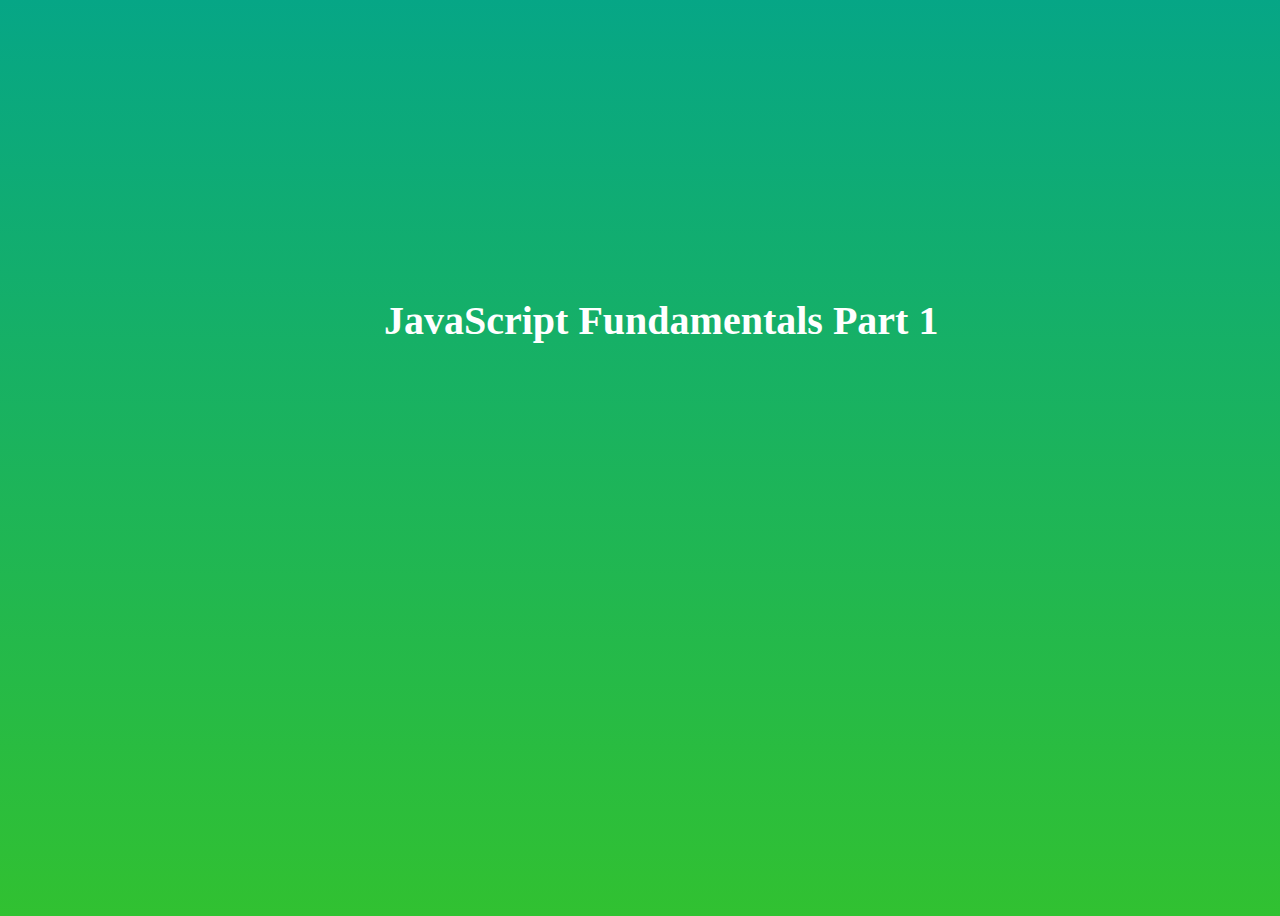
<file: 01-Javascript-Fundamentals-Part1/index.html>
<!DOCTYPE html>
<html lang="en">
<head>
    <meta charset="UTF-8">
    <meta http-equiv="X-UA-Compatible" content="IE=edge">
    <meta name="viewport" content="width=device-width, initial-scale=1.0">
    <title>JavaScript Fundamentals Part 1</title>
    <style>
        body {
            background-image: linear-gradient(rgb(6, 166, 134), rgb(49, 193, 49));
            color: #fff;
            text-align: center;
            height: 100vh;
            font-family: tahoma;
        }
        h1 {
            position: absolute;
            top: 30%;
            left: 30%;
            font-size: 2.5rem;
        }
    </style>
</head>
<body>
    <h1>JavaScript Fundamentals Part 1</h1>
</body>
</html>
<script src="script.js"></script>
</file>
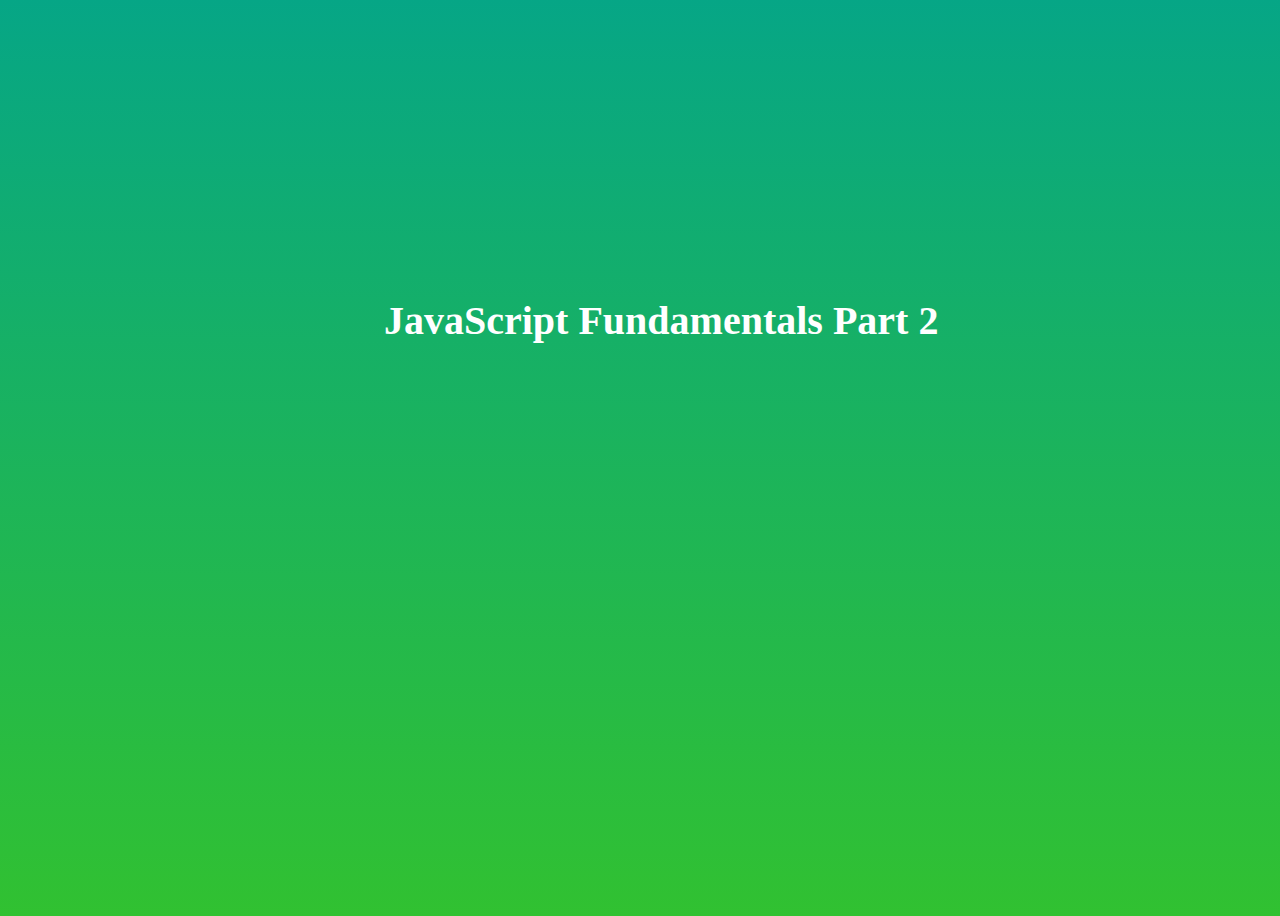
<file: 02-Javascript-Fundamentals-Part2/index.html>
<!DOCTYPE html>
<html lang="en">
<head>
    <meta charset="UTF-8">
    <meta http-equiv="X-UA-Compatible" content="IE=edge">
    <meta name="viewport" content="width=device-width, initial-scale=1.0">
    <title>JavaScript Fundamentals Part 2</title>
    <style>
        body {
            background-image: linear-gradient(rgb(6, 166, 134), rgb(49, 193, 49));
            color: #fff;
            text-align: center;
            height: 100vh;
            font-family: tahoma;
        }
        h1 {
            position: absolute;
            top: 30%;
            left: 30%;
            font-size: 2.5rem;
        }
    </style>
</head>
<body>
    <h1>JavaScript Fundamentals Part 2</h1>
</body>
</html>
<script src="script.js"></script>
</file>
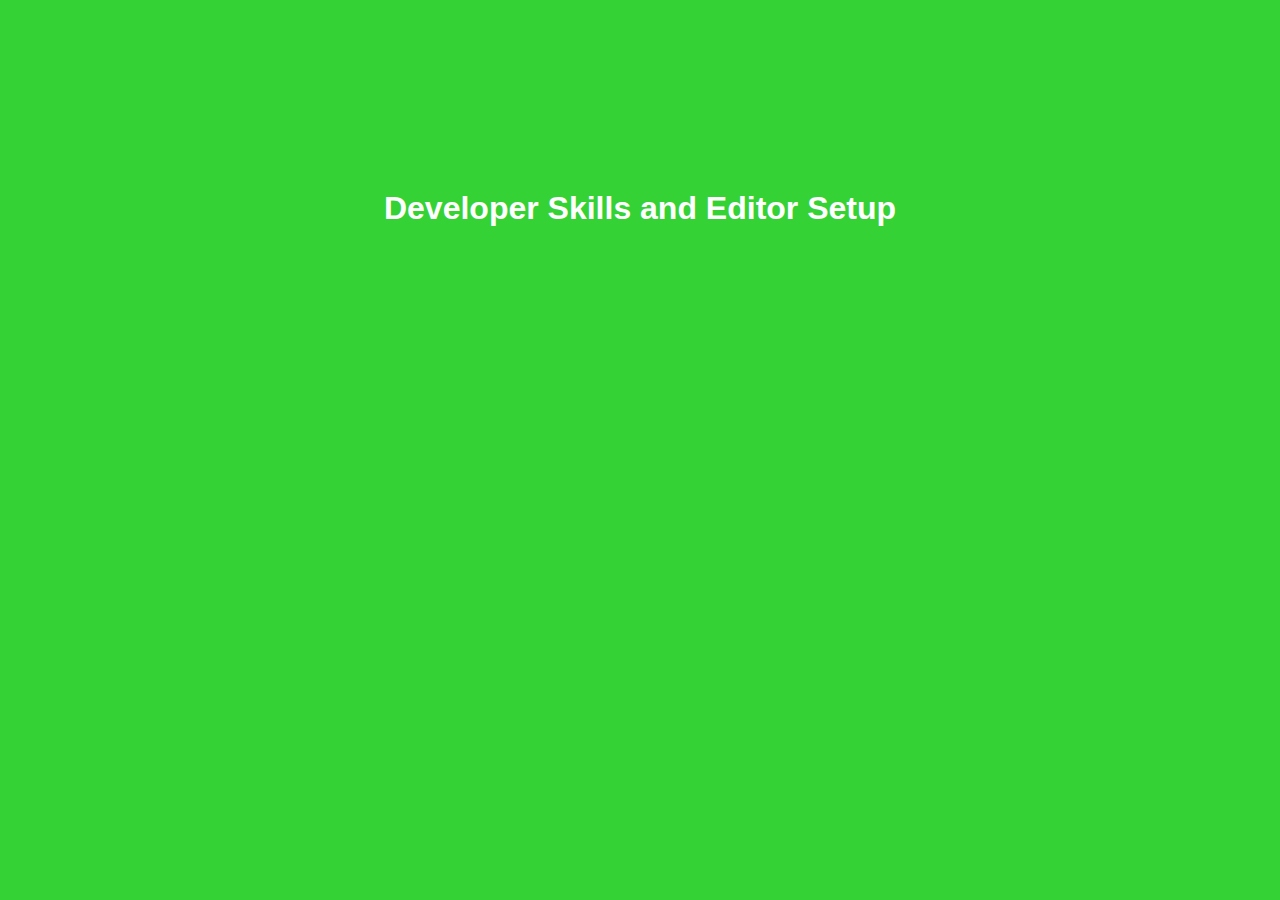
<file: 03-Developer-Skills/index.html>
<!DOCTYPE html>
<html lang="en">

<head>
    <meta charset="UTF-8">
    <meta http-equiv="X-UA-Compatible" content="IE=edge">
    <meta name="viewport" content="width=device-width, initial-scale=1.0">
    <title>Developer Skills and Editor Setup</title>
    <style>
        body {
            background-color: rgb(53, 210, 53);
        }

        h1 {
            text-align: center;
            font-family: Verdana, Geneva, Tahoma, sans-serif;
            color: #fff;
            margin-top: 15%;
        }
    </style>
</head>

<body>
    <h1>Developer Skills and Editor Setup</h1>
</body>

</html>

<script src="script.js"></script>
</file>
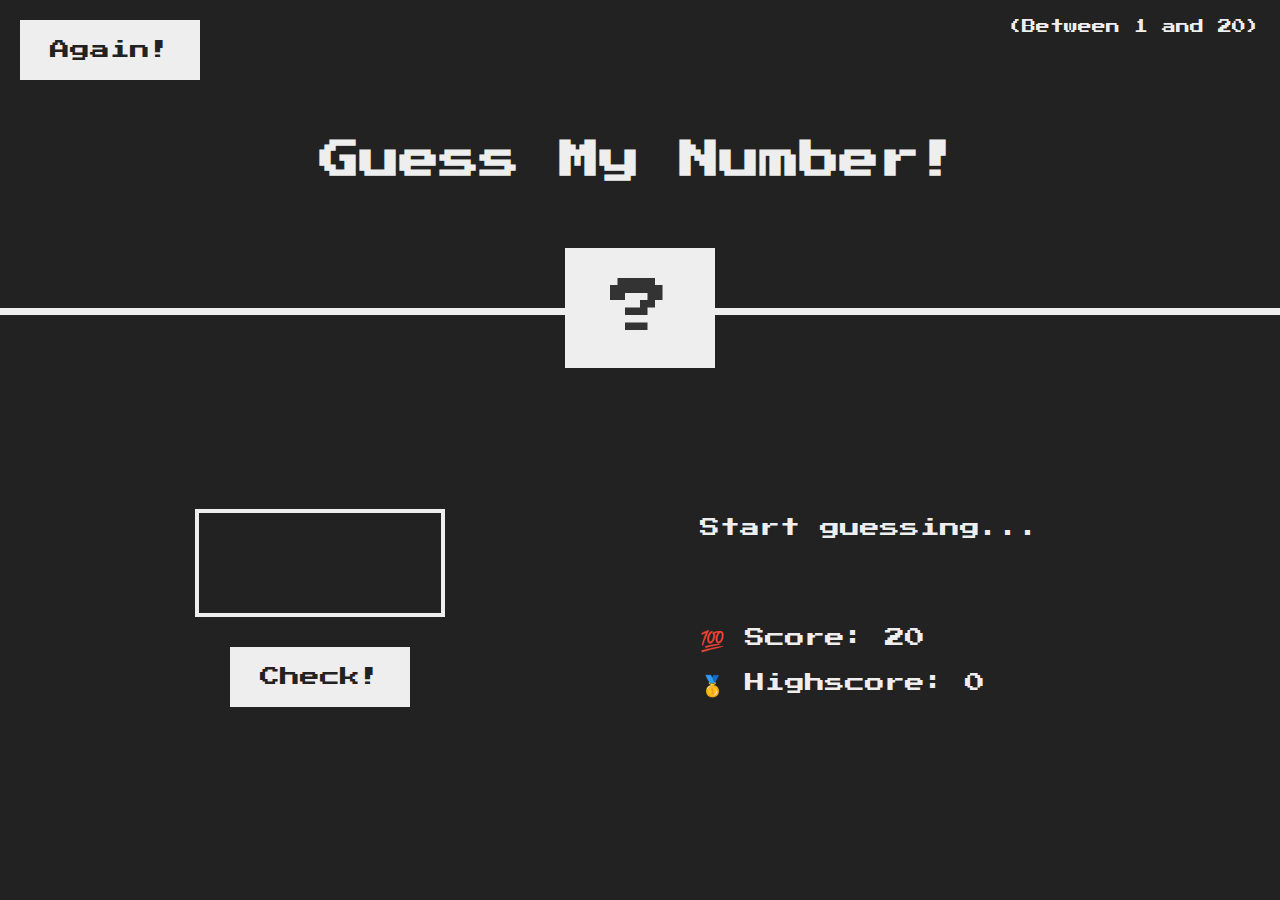
<file: 05-Guess-My-Number/index.html>
<!DOCTYPE html>
<html lang="en">

<head>
    <meta charset="UTF-8" />
    <meta name="viewport" content="width=device-width, initial-scale=1.0" />
    <meta http-equiv="X-UA-Compatible" content="ie=edge" />
    <link rel="stylesheet" href="style.css" />
    <title>Guess My Number!</title>
</head>

<body>
    <header>
        <h1>Guess My Number!</h1>
        <p class="between">(Between 1 and 20)</p>
        <button class="btn again">Again!</button>
        <div class="number">?</div>
    </header>
    <main>
        <section class="left">
            <input type="number" class="guess" />
            <button class="btn check">Check!</button>
        </section>
        <section class="right">
            <p class="message">Start guessing...</p>
            <p class="label-score">💯 Score: <span class="score">20</span></p>
            <p class="label-highscore">
                🥇 Highscore: <span class="highscore">0</span>
            </p>
        </section>
    </main>
    <script src="script.js"></script>
</body>

</html>
</file>
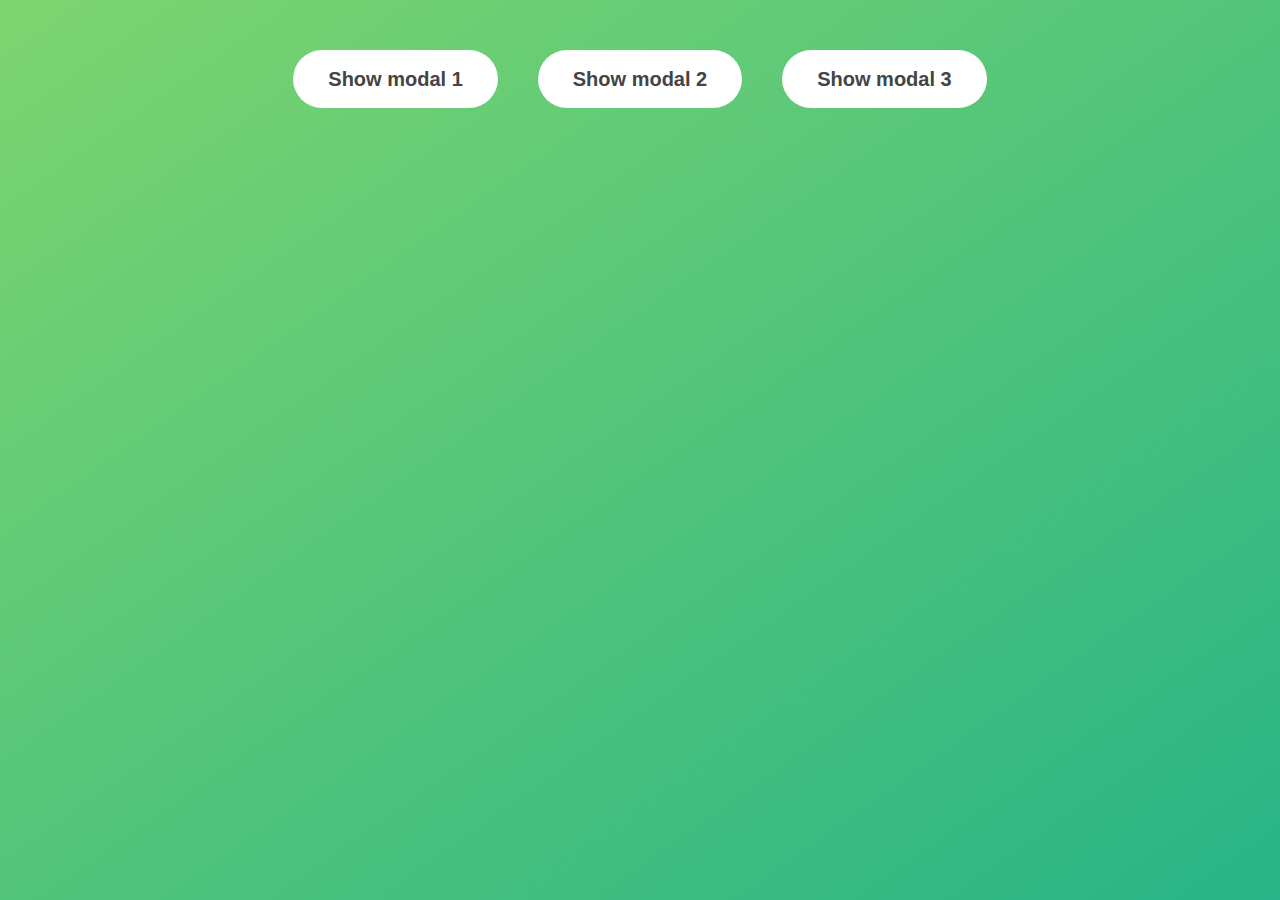
<file: 06-Modal/index.html>
<!DOCTYPE html>
<html lang="en">

<head>
    <meta charset="UTF-8" />
    <meta name="viewport" content="width=device-width, initial-scale=1.0" />
    <meta http-equiv="X-UA-Compatible" content="ie=edge" />
    <link rel="stylesheet" href="style.css" />
    <title>Modal window</title>
</head>

<body>
    <button class="show-modal">Show modal 1</button>
    <button class="show-modal">Show modal 2</button>
    <button class="show-modal">Show modal 3</button>

    <div class="modal hidden">
        <button class="close-modal">&times;</button>
        <h1>I'm a modal window 😍</h1>
        <p>
            Lorem ipsum dolor sit amet, consectetur adipisicing elit, sed do eiusmod
            tempor incididunt ut labore et dolore magna aliqua. Ut enim ad minim
            veniam, quis nostrud exercitation ullamco laboris nisi ut aliquip ex ea
            commodo consequat. Duis aute irure dolor in reprehenderit in voluptate
            velit esse cillum dolore eu fugiat nulla pariatur. Excepteur sint
            occaecat cupidatat non proident, sunt in culpa qui officia deserunt
            mollit anim id est laborum.
        </p>
    </div>
    <div class="overlay hidden"></div>

    <script src="script.js"></script>
</body>

</html>
</file>
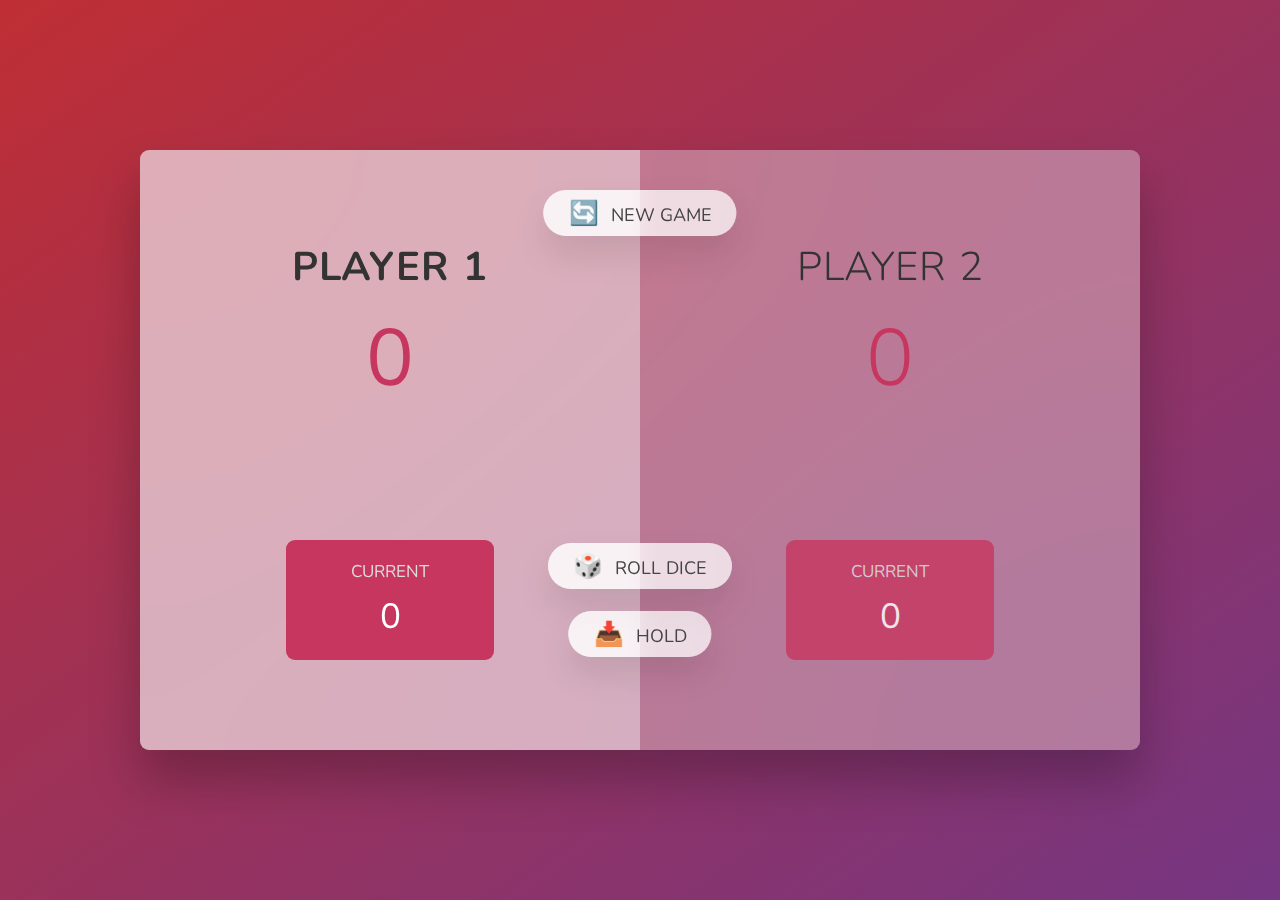
<file: 07-Pig-Game/index.html>
<!DOCTYPE html>
<html lang="en">

<head>
    <meta charset="UTF-8" />
    <meta name="viewport" content="width=device-width, initial-scale=1.0" />
    <meta http-equiv="X-UA-Compatible" content="ie=edge" />
    <link rel="stylesheet" href="style.css" />
    <title>Pig Game</title>
</head>

<body>
    <main>
        <section class="player player--0 player--active">
            <h2 class="name" id="name--0">Player 1</h2>
            <p class="score" id="score--0">43</p>
            <div class="current">
                <p class="current-label">Current</p>
                <p class="current-score" id="current--0">0</p>
            </div>
        </section>
        <section class="player player--1">
            <h2 class="name" id="name--1">Player 2</h2>
            <p class="score" id="score--1">24</p>
            <div class="current">
                <p class="current-label">Current</p>
                <p class="current-score" id="current--1">0</p>
            </div>
        </section>

        <img src="dice-5.png" alt="Playing dice" class="dice" />
        <button class="btn btn--new">🔄 New game</button>
        <button class="btn btn--roll">🎲 Roll dice</button>
        <button class="btn btn--hold">📥 Hold</button>
    </main>
    <script src="script.js"></script>
</body>

</html>
</file>
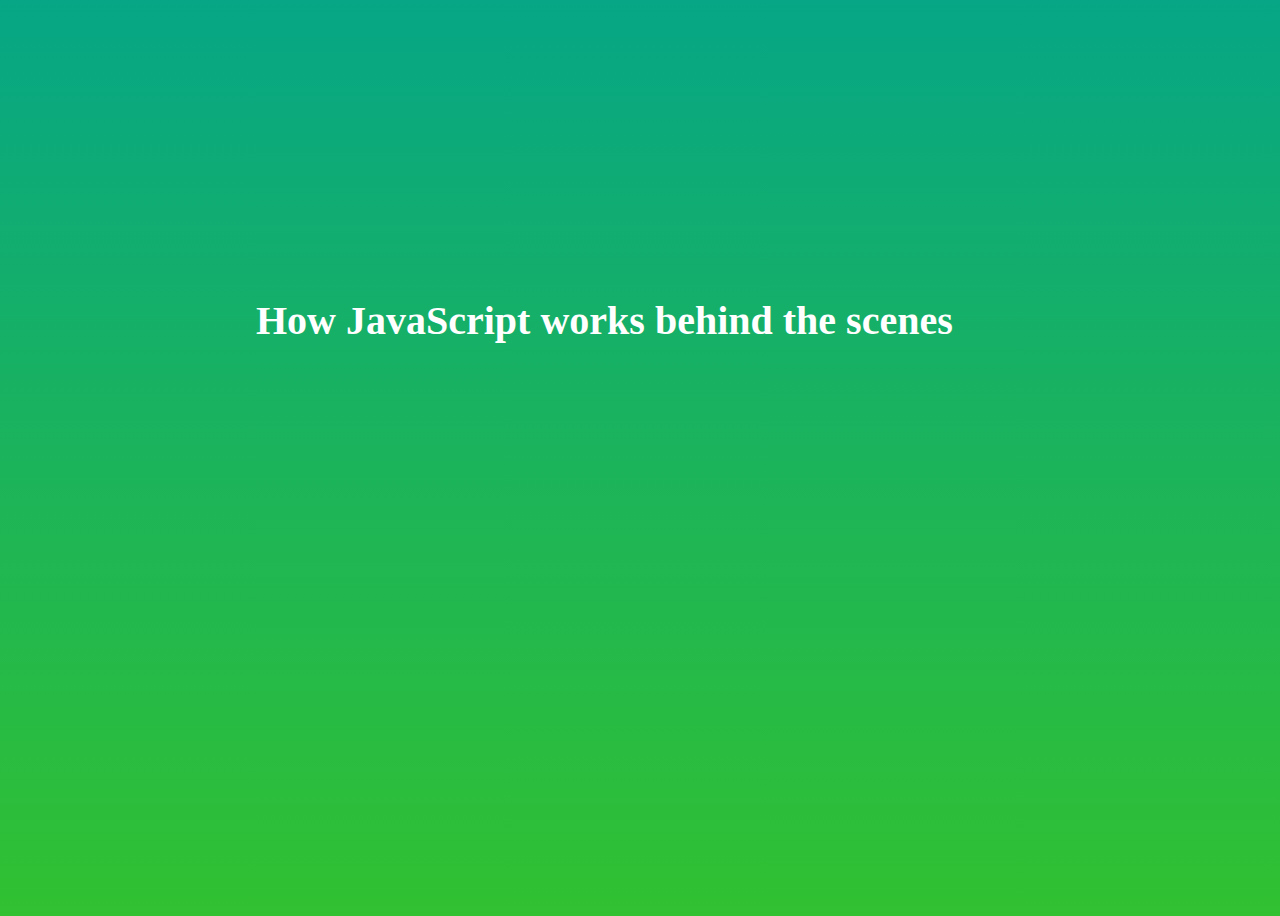
<file: 08_Behind-the-Scenes/index.html>
<!DOCTYPE html>
<html lang="en">

<head>
    <meta charset="UTF-8">
    <meta http-equiv="X-UA-Compatible" content="IE=edge">
    <meta name="viewport" content="width=device-width, initial-scale=1.0">
    <title>Behind the Scenes</title>
    <style>
        body {
            background-image: linear-gradient(rgb(6, 166, 134), rgb(49, 193, 49));
            color: #fff;
            text-align: center;
            height: 100vh;
            font-family: tahoma;
        }

        h1 {
            position: absolute;
            top: 30%;
            left: 20%;
            font-size: 2.5rem;
        }
    </style>
</head>

<body>
    <h1>How JavaScript works behind the scenes</h1>
</body>

</html>
<script src="script.js"></script>
</file>
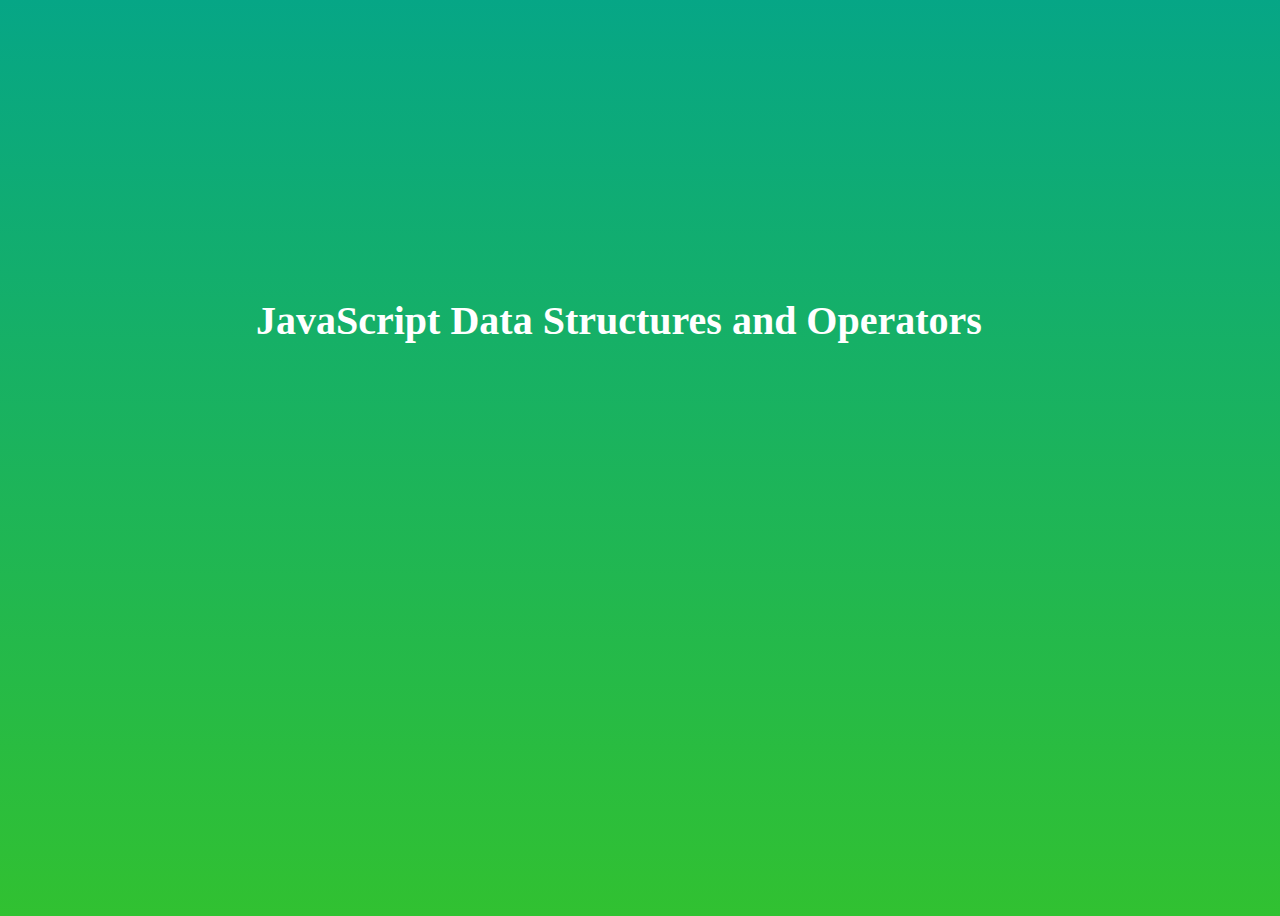
<file: 09-Data-Structures-Operators/index.html>
<!DOCTYPE html>
<html lang="en">

<head>
    <meta charset="UTF-8">
    <meta http-equiv="X-UA-Compatible" content="IE=edge">
    <meta name="viewport" content="width=device-width, initial-scale=1.0">
    <title>Data Structures and Operators</title>
    <style>
        body {
            background-image: linear-gradient(rgb(6, 166, 134), rgb(49, 193, 49));
            color: #fff;
            text-align: center;
            height: 100vh;
            font-family: tahoma;
        }

        h1 {
            position: absolute;
            top: 30%;
            left: 20%;
            font-size: 2.5rem;

        }
    </style>
</head>

<body>
    <h1>JavaScript Data Structures and Operators</h1>
</body>


</html>
<script src="script.js"></script>
</file>
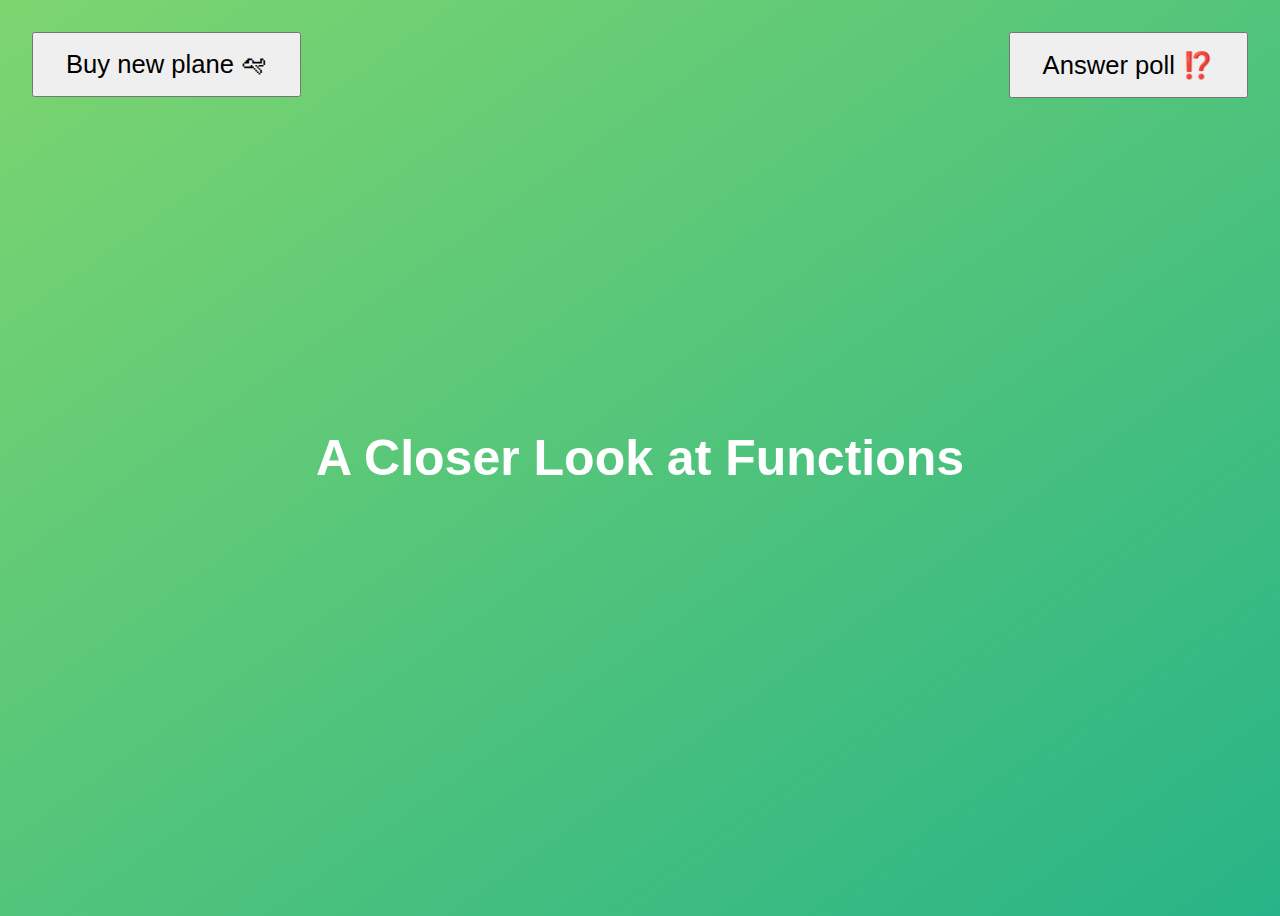
<file: 10-Functions/index.html>
<!DOCTYPE html>
<html lang="en">

<head>
    <meta charset="UTF-8" />
    <meta name="viewport" content="width=device-width, initial-scale=1.0" />
    <meta http-equiv="X-UA-Compatible" content="ie=edge" />
    <title>A Closer Look at Functions</title>
    <style>
        body {
            height: 100vh;
            display: flex;
            align-items: center;
            background: linear-gradient(to top left, #28b487, #7dd56f);
        }

        h1 {
            font-family: sans-serif;
            font-size: 50px;
            line-height: 1.3;
            width: 100%;
            padding: 30px;
            text-align: center;
            color: white;
        }

        .buy,
        .poll {
            font-size: 1.6rem;
            padding: 1rem 2rem;
            position: absolute;
            top: 2rem;
        }

        .buy {
            left: 2rem;
        }

        .poll {
            right: 2rem;
        }
    </style>
</head>

<body>
    <h1>A Closer Look at Functions</h1>
    <button class="buy">Buy new plane 🛩</button>
    <button class="poll">Answer poll ⁉️</button>
    <script src="script.js"></script>
</body>

</html>
</file>
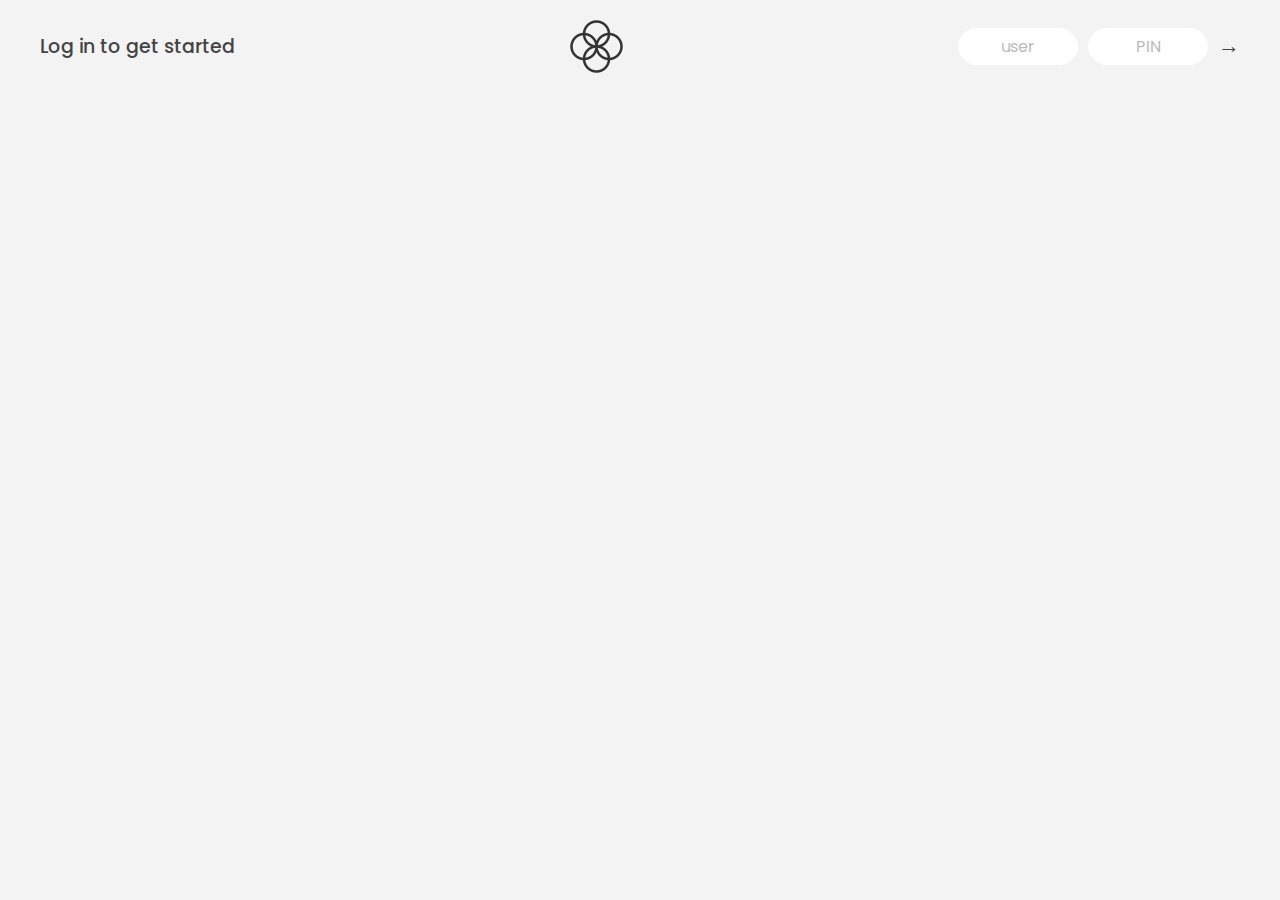
<file: 11-Arrays-Bankist/index.html>
<!DOCTYPE html>
<html lang="en">

<head>
    <meta charset="UTF-8" />
    <meta name="viewport" content="width=device-width, initial-scale=1.0" />
    <meta http-equiv="X-UA-Compatible" content="ie=edge" />
    <link rel="shortcut icon" type="image/png" href="images/icon.png" />

    <link href="https://fonts.googleapis.com/css?family=Poppins:400,500,600&display=swap" rel="stylesheet" />

    <link rel="stylesheet" href="style.css" />
    <title>Bankist</title>
</head>

<body>
    <!-- TOP NAVIGATION -->
    <nav>
        <p class="welcome">Log in to get started</p>
        <img src="images/logo.png" alt="Logo" class="logo" />
        <form class="login">
            <input type="text" placeholder="user" class="login__input login__input--user" />
            <!-- In practice, use type="password" -->
            <input type="text" placeholder="PIN" maxlength="4" class="login__input login__input--pin" />
            <button class="login__btn">&rarr;</button>
        </form>
    </nav>

    <main class="app">
        <!-- BALANCE -->
        <div class="balance">
            <div>
                <p class="balance__label">Current balance</p>
                <p class="balance__date">
                    As of <span class="date">05/03/2037</span>
                </p>
            </div>
            <p class="balance__value">0000€</p>
        </div>

        <!-- MOVEMENTS -->
        <div class="movements">
            <div class="movements__row">
                <div class="movements__type movements__type--deposit">2 deposit</div>
                <div class="movements__date">3 days ago</div>
                <div class="movements__value">4 000€</div>
            </div>
            <div class="movements__row">
                <div class="movements__type movements__type--withdrawal">
                    1 withdrawal
                </div>
                <div class="movements__date">24/01/2037</div>
                <div class="movements__value">-378€</div>
            </div>
        </div>

        <!-- SUMMARY -->
        <div class="summary">
            <p class="summary__label">In</p>
            <p class="summary__value summary__value--in">0000€</p>
            <p class="summary__label">Out</p>
            <p class="summary__value summary__value--out">0000€</p>
            <p class="summary__label">Interest</p>
            <p class="summary__value summary__value--interest">0000€</p>
            <button class="btn--sort">&downarrow; SORT</button>
        </div>

        <!-- OPERATION: TRANSFERS -->
        <div class="operation operation--transfer">
            <h2>Transfer money</h2>
            <form class="form form--transfer">
                <input type="text" class="form__input form__input--to" />
                <input type="number" class="form__input form__input--amount" />
                <button class="form__btn form__btn--transfer">&rarr;</button>
                <label class="form__label">Transfer to</label>
                <label class="form__label">Amount</label>
            </form>
        </div>

        <!-- OPERATION: LOAN -->
        <div class="operation operation--loan">
            <h2>Request loan</h2>
            <form class="form form--loan">
                <input type="number" class="form__input form__input--loan-amount" />
                <button class="form__btn form__btn--loan">&rarr;</button>
                <label class="form__label form__label--loan">Amount</label>
            </form>
        </div>

        <!-- OPERATION: CLOSE -->
        <div class="operation operation--close">
            <h2>Close account</h2>
            <form class="form form--close">
                <input type="text" class="form__input form__input--user" />
                <input type="password" maxlength="6" class="form__input form__input--pin" />
                <button class="form__btn form__btn--close">&rarr;</button>
                <label class="form__label">Confirm user</label>
                <label class="form__label">Confirm PIN</label>
            </form>
        </div>

        <!-- LOGOUT TIMER -->
        <p class="logout-timer">
            You will be logged out in <span class="timer">05:00</span>
        </p>
    </main>

    <!-- <footer>
      &copy; by Jonas Schmedtmann. Don't claim as your own :)
    </footer> -->

    <script src="script.js"></script>
    <script src="practice.js"></script>
</body>

</html>
</file>
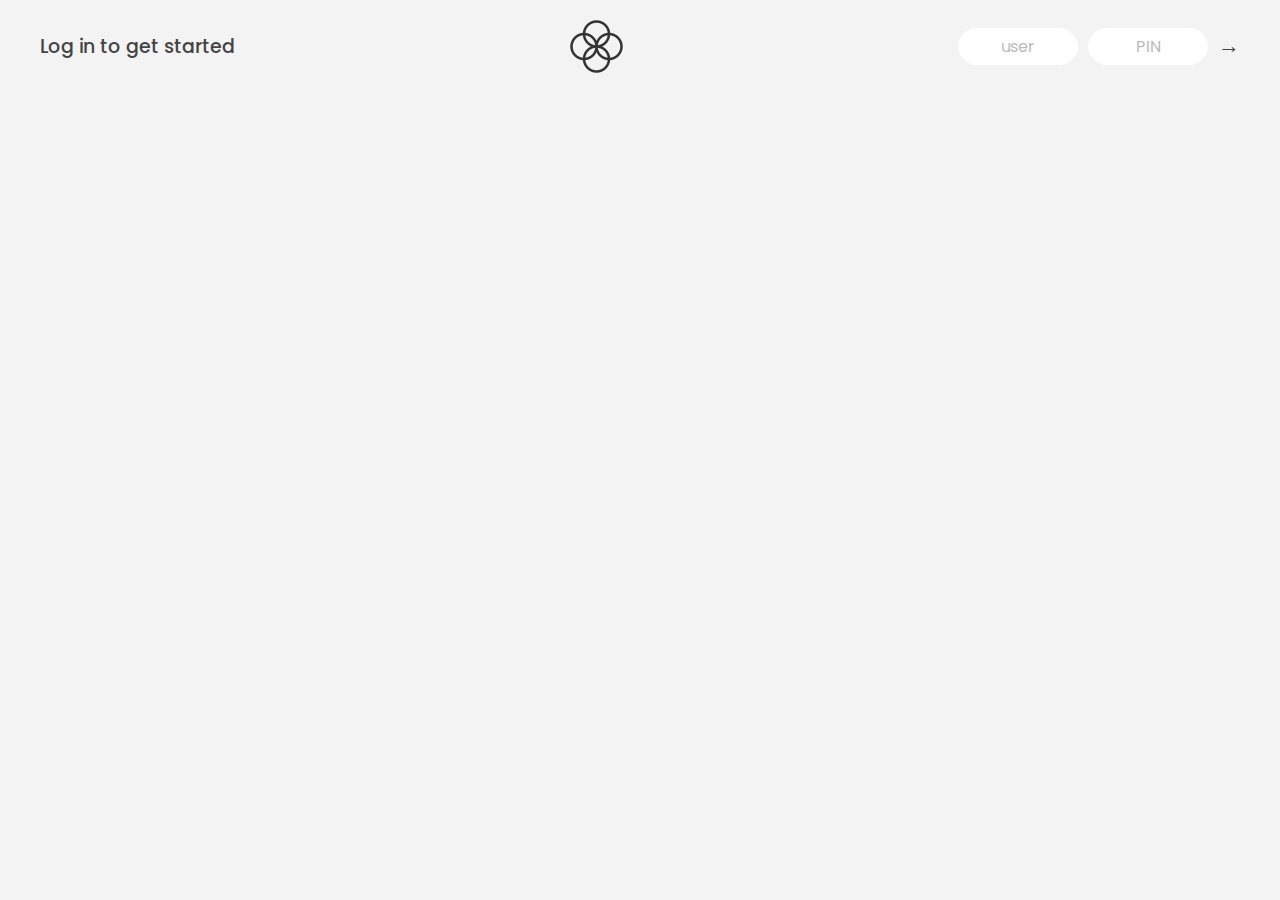
<file: 12-Numbers-Dates-Timers-Bankist/index.html>
<!DOCTYPE html>
<html lang="en">

<head>
    <meta charset="UTF-8" />
    <meta name="viewport" content="width=device-width, initial-scale=1.0" />
    <meta http-equiv="X-UA-Compatible" content="ie=edge" />
    <link rel="shortcut icon" type="image/png" href="/icon.png" />

    <link href="https://fonts.googleapis.com/css?family=Poppins:400,500,600&display=swap" rel="stylesheet" />

    <link rel="stylesheet" href="style.css" />
    <title>Bankist</title>
</head>

<body>
    <!-- TOP NAVIGATION -->
    <nav>
        <p class="welcome">Log in to get started</p>
        <img src="logo.png" alt="Logo" class="logo" />
        <form class="login">
            <input type="text" placeholder="user" class="login__input login__input--user" />
            <!-- In practice, use type="password" -->
            <input type="text" placeholder="PIN" maxlength="4" class="login__input login__input--pin" />
            <button class="login__btn">&rarr;</button>
        </form>
    </nav>

    <main class="app">
        <!-- BALANCE -->
        <div class="balance">
            <div>
                <p class="balance__label">Current balance</p>
                <p class="balance__date">
                    As of <span class="date">05/03/2037</span>
                </p>
            </div>
            <p class="balance__value">0000€</p>
        </div>

        <!-- MOVEMENTS -->
        <div class="movements">
            <div class="movements__row">
                <div class="movements__type movements__type--deposit">2 deposit</div>
                <div class="movements__date">3 days ago</div>
                <div class="movements__value">4 000€</div>
            </div>
            <div class="movements__row">
                <div class="movements__type movements__type--withdrawal">
                    1 withdrawal
                </div>
                <div class="movements__date">24/01/2037</div>
                <div class="movements__value">-378€</div>
            </div>
        </div>

        <!-- SUMMARY -->
        <div class="summary">
            <p class="summary__label">In</p>
            <p class="summary__value summary__value--in">0000€</p>
            <p class="summary__label">Out</p>
            <p class="summary__value summary__value--out">0000€</p>
            <p class="summary__label">Interest</p>
            <p class="summary__value summary__value--interest">0000€</p>
            <button class="btn--sort">&downarrow; SORT</button>
        </div>

        <!-- OPERATION: TRANSFERS -->
        <div class="operation operation--transfer">
            <h2>Transfer money</h2>
            <form class="form form--transfer">
                <input type="text" class="form__input form__input--to" />
                <input type="number" class="form__input form__input--amount" />
                <button class="form__btn form__btn--transfer">&rarr;</button>
                <label class="form__label">Transfer to</label>
                <label class="form__label">Amount</label>
            </form>
        </div>

        <!-- OPERATION: LOAN -->
        <div class="operation operation--loan">
            <h2>Request loan</h2>
            <form class="form form--loan">
                <input type="number" class="form__input form__input--loan-amount" />
                <button class="form__btn form__btn--loan">&rarr;</button>
                <label class="form__label form__label--loan">Amount</label>
            </form>
        </div>

        <!-- OPERATION: CLOSE -->
        <div class="operation operation--close">
            <h2>Close account</h2>
            <form class="form form--close">
                <input type="text" class="form__input form__input--user" />
                <input type="password" maxlength="6" class="form__input form__input--pin" />
                <button class="form__btn form__btn--close">&rarr;</button>
                <label class="form__label">Confirm user</label>
                <label class="form__label">Confirm PIN</label>
            </form>
        </div>

        <!-- LOGOUT TIMER -->
        <p class="logout-timer">
            You will be logged out in <span class="timer">05:00</span>
        </p>
    </main>

    <!-- <footer>
      &copy; by Jonas Schmedtmann. Don't claim as your own :)
    </footer> -->

    <script src="script.js"></script>
    <script src="practice.js"></script>
</body>

</html>
</file>
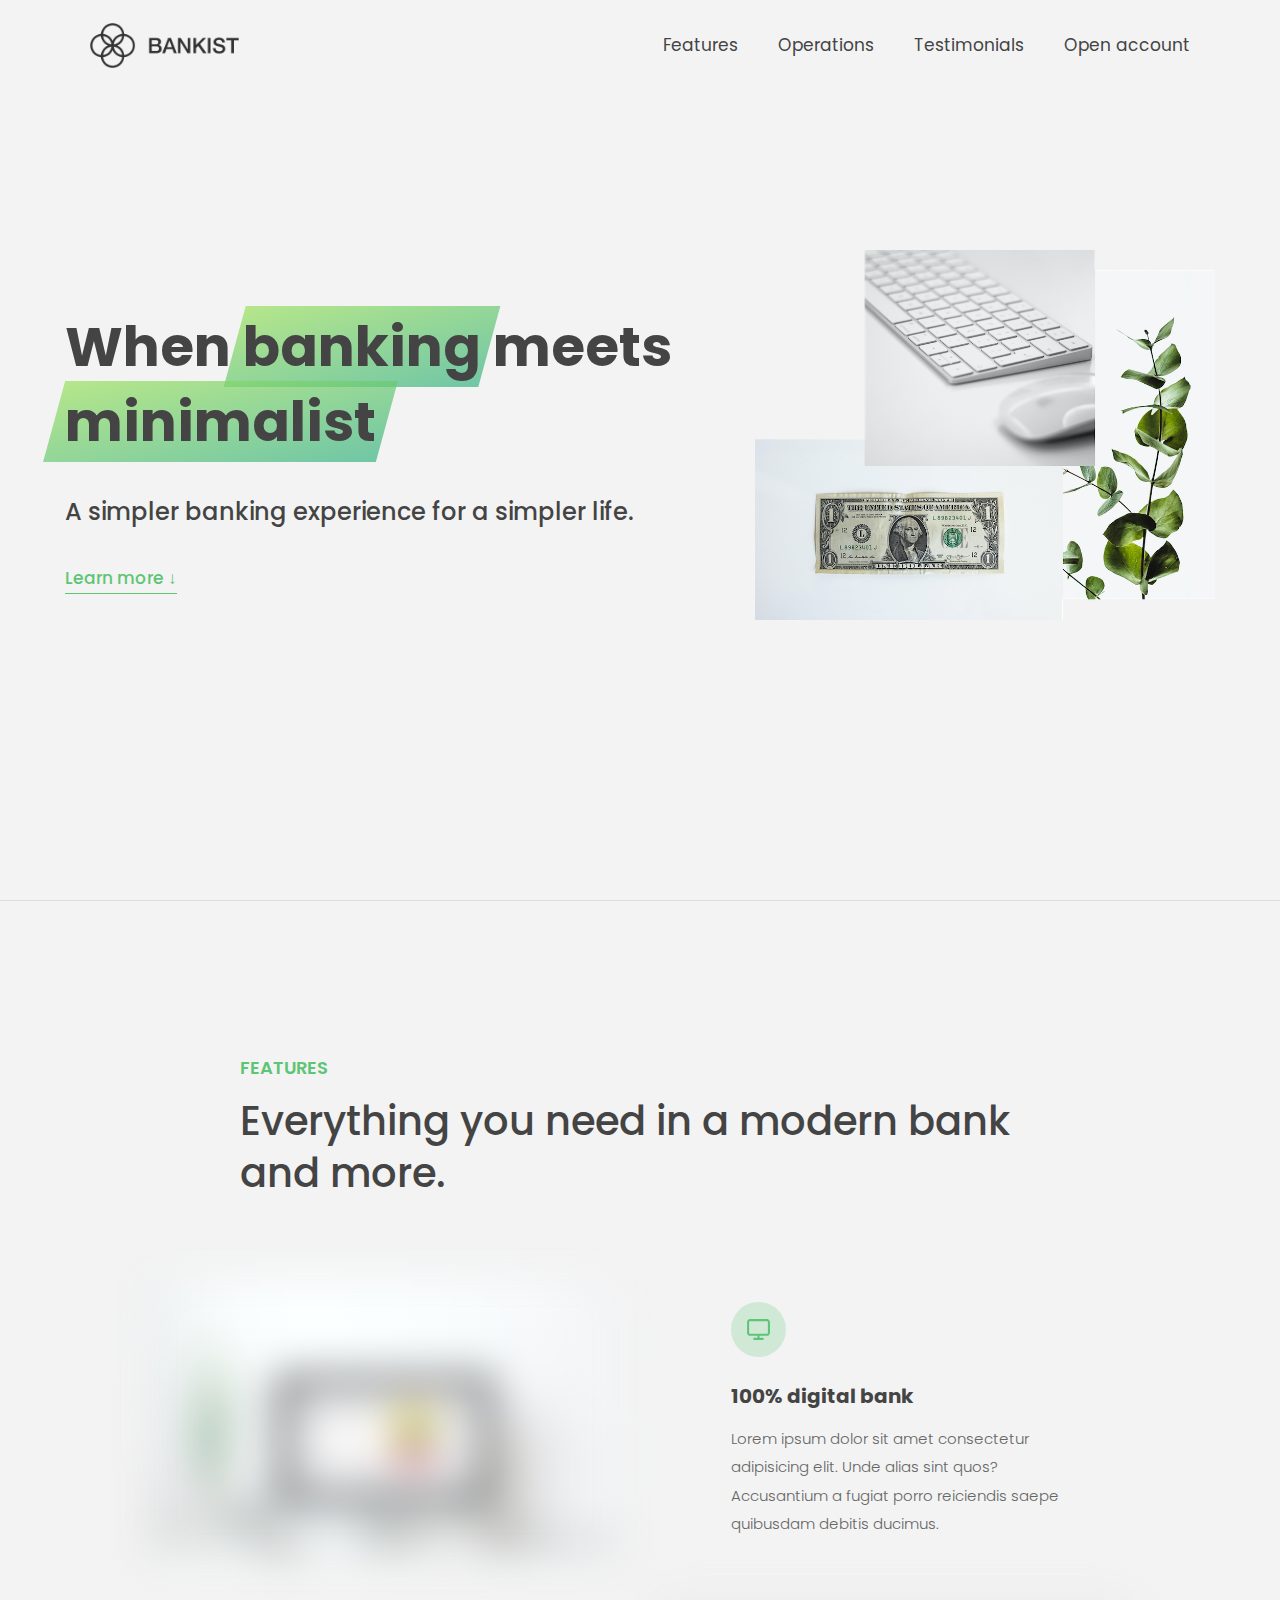
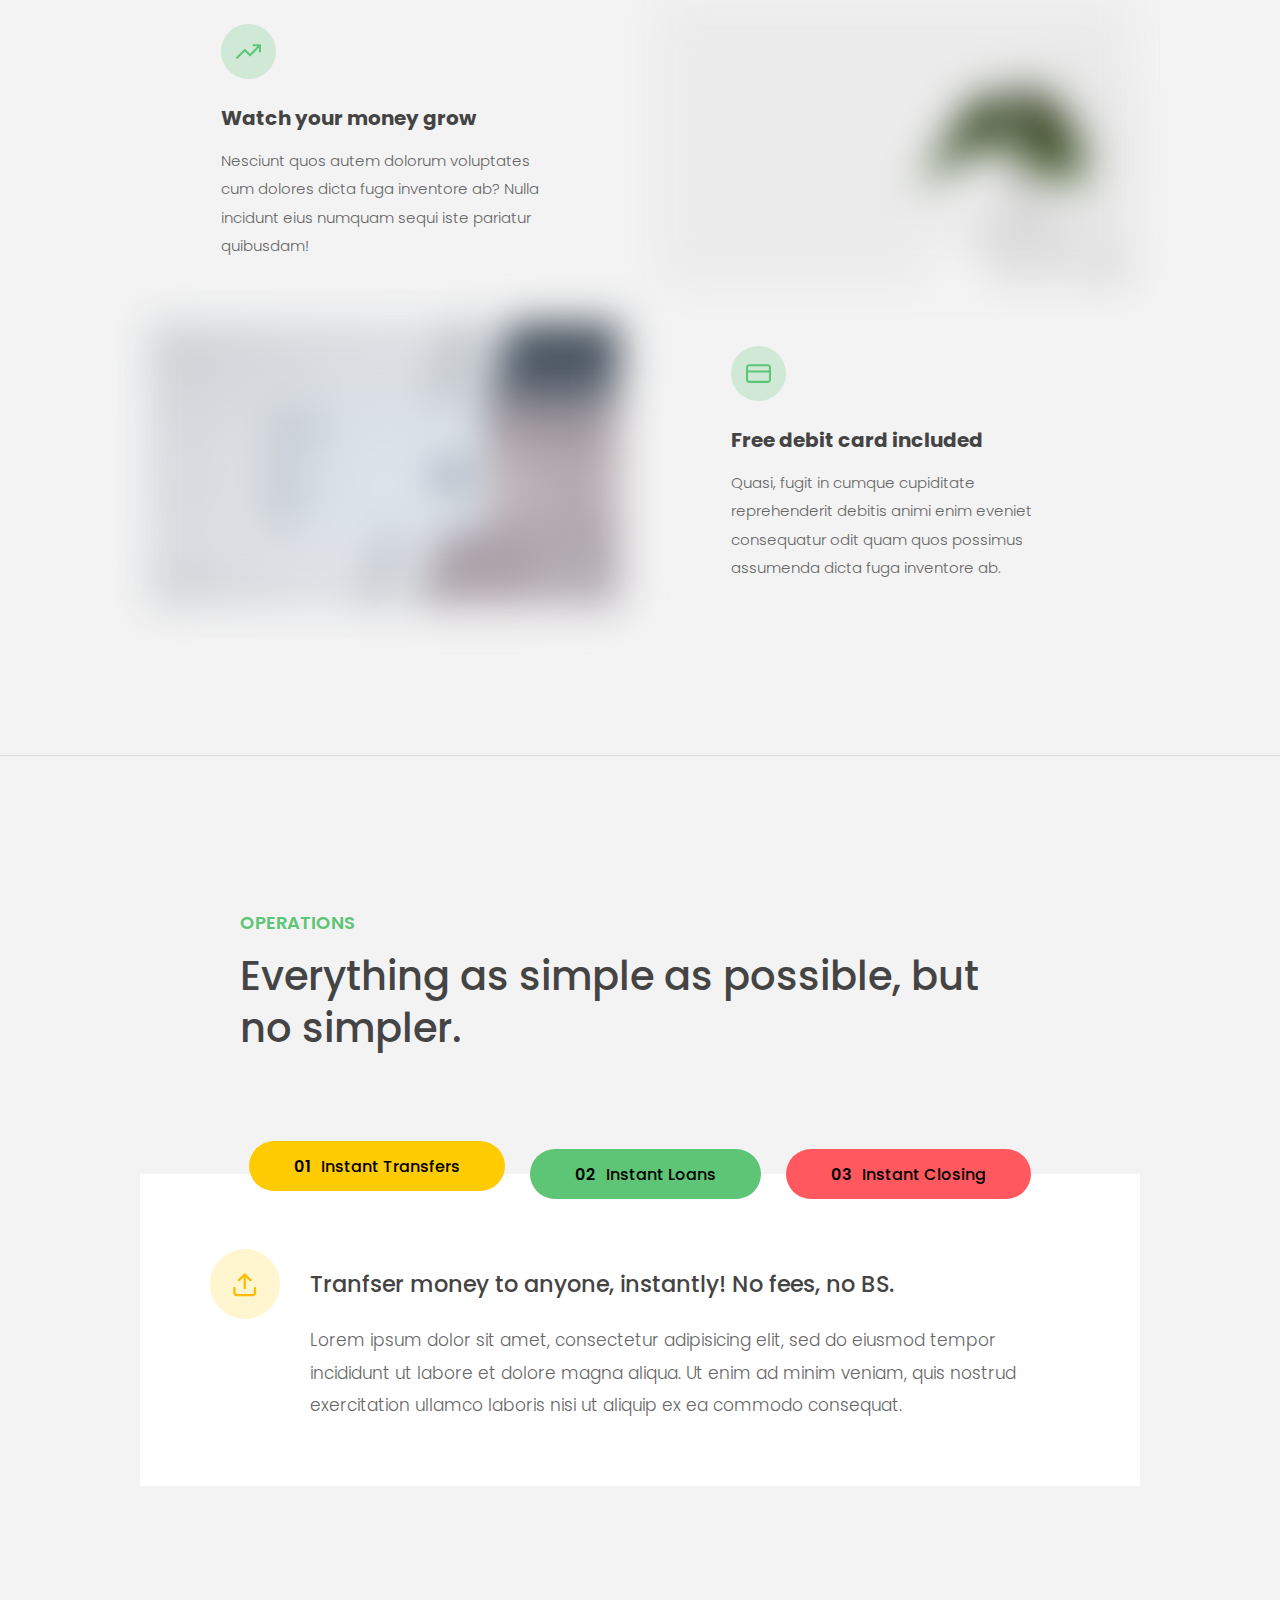
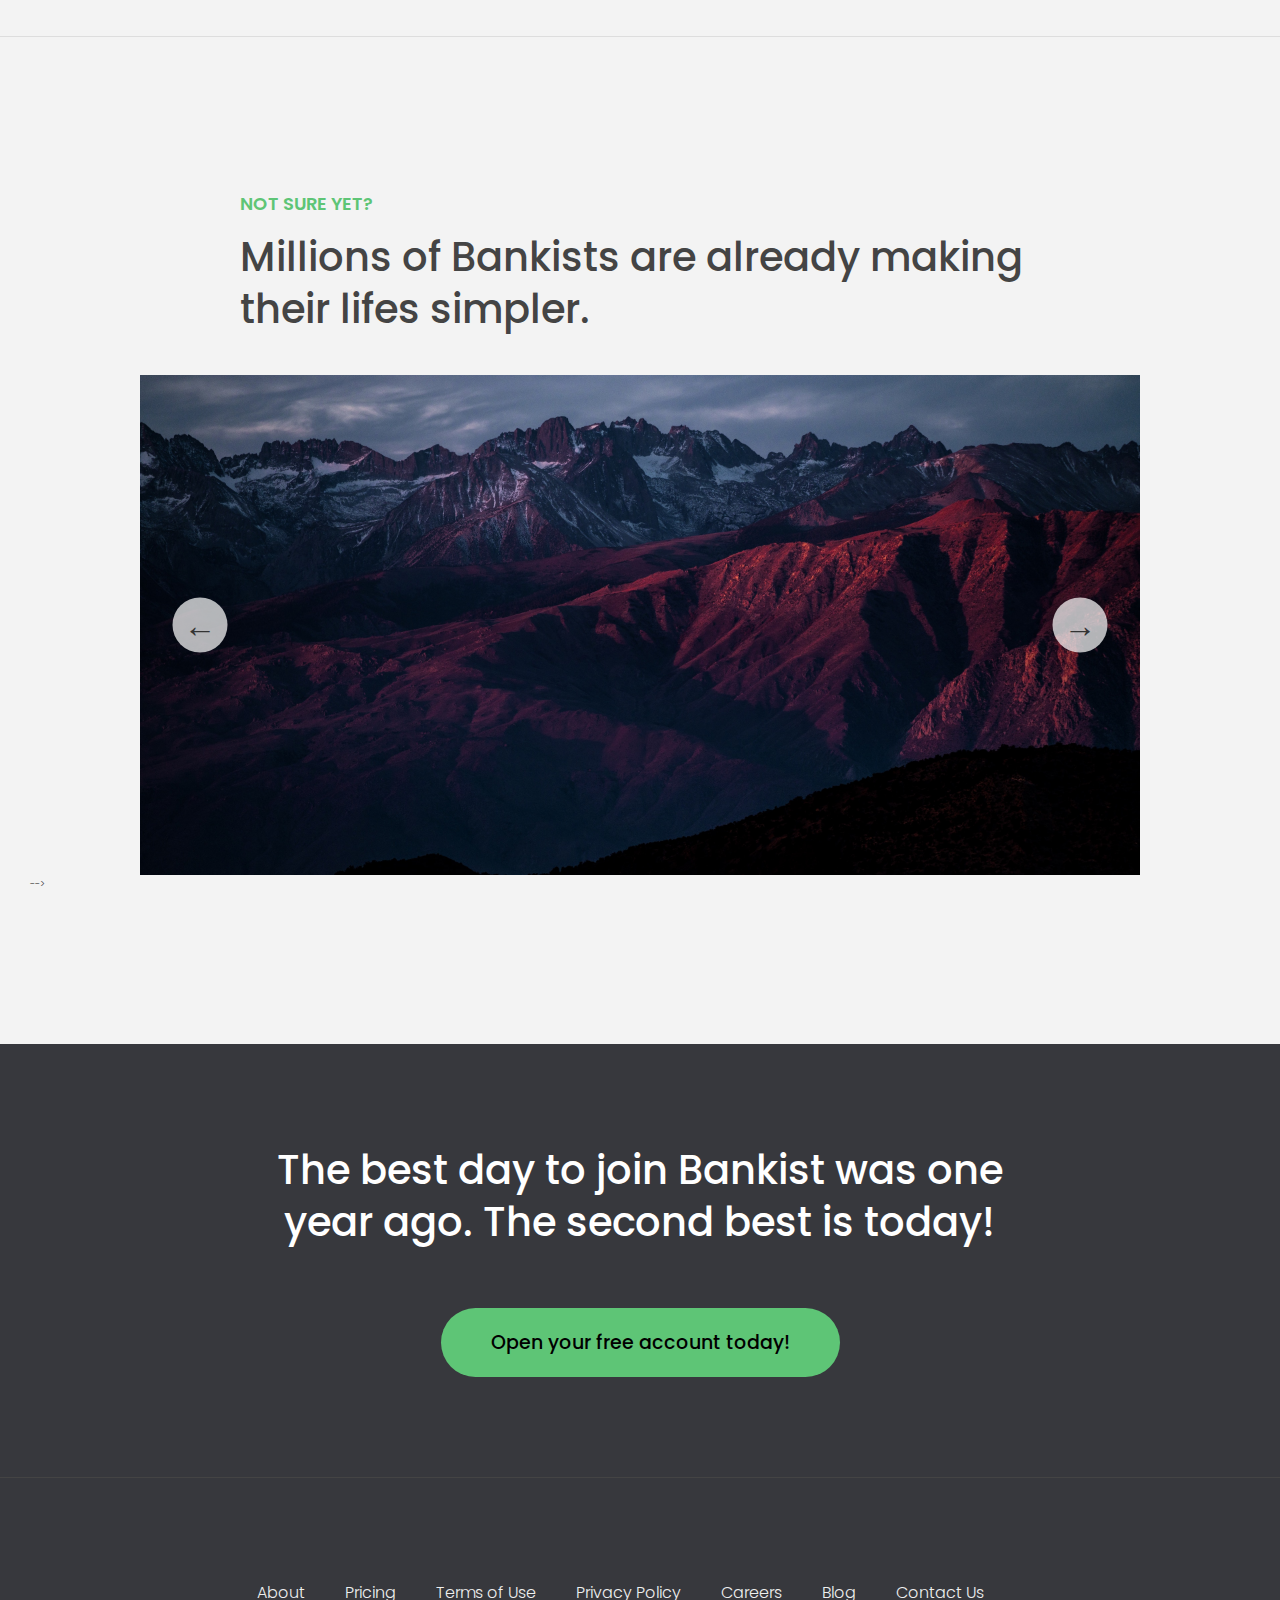
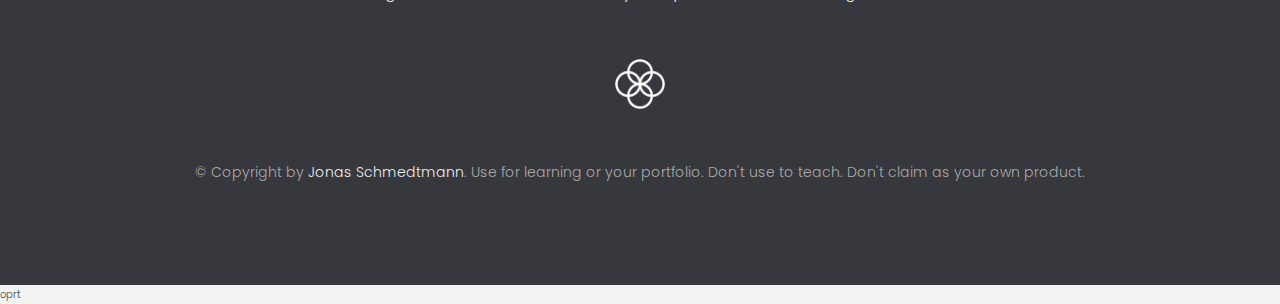
<file: 13-Advanced-DOM-Bankist/index.html>
<!DOCTYPE html>
<html lang="en">

<head>
    <meta charset="UTF-8" />
    <meta name="viewport" content="width=device-width, initial-scale=1.0" />
    <meta http-equiv="X-UA-Compatible" content="ie=edge" />
    <link rel="shortcut icon" type="image/png" href="img/icon.png" />

    <link href="https://fonts.googleapis.com/css?family=Poppins:300,400,500,600&display=swap" rel="stylesheet" />
    <link rel="stylesheet" href="style.css" />
    <title>Bankist | When Banking meets Minimalist</title>
</head>

<body>
    <header class="header">
        <nav class="nav">
            <img src="img/logo.png" alt="Bankist logo" class="nav__logo" id="logo" designer="jonas"
                data-version-number="3.0" />
            <ul class="nav__links">
                <li class="nav__item">
                    <a class="nav__link" href="#section--1">Features</a>
                </li>
                <li class="nav__item">
                    <a class="nav__link" href="#section--2">Operations</a>
                </li>
                <li class="nav__item">
                    <a class="nav__link" href="#section--3">Testimonials</a>
                </li>
                <li class="nav__item">
                    <a class="nav__link nav__link--btn btn--show-modal" href="#">Open account</a>
                </li>
            </ul>
        </nav>

        <div class="header__title">
            <h1>
                When
                <!-- Green highlight effect -->
                <span class="highlight">banking</span>
                meets<br />
                <span class="highlight">minimalist</span>
            </h1>
            <h4>A simpler banking experience for a simpler life.</h4>
            <button class="btn--text btn--scroll-to">Learn more &DownArrow;</button>
            <img src="img/hero.png" class="header__img" alt="Minimalist bank items" />
        </div>
    </header>

    <section class="section" id="section--1">
        <div class="section__title">
            <h2 class="section__description">Features</h2>
            <h3 class="section__header">
                Everything you need in a modern bank and more.
            </h3>
        </div>

        <div class="features">
            <img src="img/digital-lazy.jpg" data-src="img/digital.jpg" alt="Computer" class="features__img lazy-img" />
            <div class="features__feature">
                <div class="features__icon">
                    <svg>
                        <use xlink:href="img/icons.svg#icon-monitor"></use>
                    </svg>
                </div>
                <h5 class="features__header">100% digital bank</h5>
                <p>
                    Lorem ipsum dolor sit amet consectetur adipisicing elit. Unde alias
                    sint quos? Accusantium a fugiat porro reiciendis saepe quibusdam
                    debitis ducimus.
                </p>
            </div>

            <div class="features__feature">
                <div class="features__icon">
                    <svg>
                        <use xlink:href="img/icons.svg#icon-trending-up"></use>
                    </svg>
                </div>
                <h5 class="features__header">Watch your money grow</h5>
                <p>
                    Nesciunt quos autem dolorum voluptates cum dolores dicta fuga
                    inventore ab? Nulla incidunt eius numquam sequi iste pariatur
                    quibusdam!
                </p>
            </div>
            <img src="img/grow-lazy.jpg" data-src="img/grow.jpg" alt="Plant" class="features__img lazy-img" />

            <img src="img/card-lazy.jpg" data-src="img/card.jpg" alt="Credit card" class="features__img lazy-img" />
            <div class="features__feature">
                <div class="features__icon">
                    <svg>
                        <use xlink:href="img/icons.svg#icon-credit-card"></use>
                    </svg>
                </div>
                <h5 class="features__header">Free debit card included</h5>
                <p>
                    Quasi, fugit in cumque cupiditate reprehenderit debitis animi enim
                    eveniet consequatur odit quam quos possimus assumenda dicta fuga
                    inventore ab.
                </p>
            </div>
        </div>
    </section>

    <section class="section" id="section--2">
        <div class="section__title">
            <h2 class="section__description">Operations</h2>
            <h3 class="section__header">
                Everything as simple as possible, but no simpler.
            </h3>
        </div>

        <div class="operations">
            <div class="operations__tab-container">
                <button class="btn operations__tab operations__tab--1 operations__tab--active" data-tab="1">
                    <span>01</span>Instant Transfers
                </button>
                <button class="btn operations__tab operations__tab--2" data-tab="2">
                    <span>02</span>Instant Loans
                </button>
                <button class="btn operations__tab operations__tab--3" data-tab="3">
                    <span>03</span>Instant Closing
                </button>
            </div>
            <div class="operations__content operations__content--1 operations__content--active">
                <div class="operations__icon operations__icon--1">
                    <svg>
                        <use xlink:href="img/icons.svg#icon-upload"></use>
                    </svg>
                </div>
                <h5 class="operations__header">
                    Tranfser money to anyone, instantly! No fees, no BS.
                </h5>
                <p>
                    Lorem ipsum dolor sit amet, consectetur adipisicing elit, sed do
                    eiusmod tempor incididunt ut labore et dolore magna aliqua. Ut enim
                    ad minim veniam, quis nostrud exercitation ullamco laboris nisi ut
                    aliquip ex ea commodo consequat.
                </p>
            </div>

            <div class="operations__content operations__content--2">
                <div class="operations__icon operations__icon--2">
                    <svg>
                        <use xlink:href="img/icons.svg#icon-home"></use>
                    </svg>
                </div>
                <h5 class="operations__header">
                    Buy a home or make your dreams come true, with instant loans.
                </h5>
                <p>
                    Duis aute irure dolor in reprehenderit in voluptate velit esse
                    cillum dolore eu fugiat nulla pariatur. Excepteur sint occaecat
                    cupidatat non proident, sunt in culpa qui officia deserunt mollit
                    anim id est laborum.
                </p>
            </div>
            <div class="operations__content operations__content--3">
                <div class="operations__icon operations__icon--3">
                    <svg>
                        <use xlink:href="img/icons.svg#icon-user-x"></use>
                    </svg>
                </div>
                <h5 class="operations__header">
                    No longer need your account? No problem! Close it instantly.
                </h5>
                <p>
                    Excepteur sint occaecat cupidatat non proident, sunt in culpa qui
                    officia deserunt mollit anim id est laborum. Ut enim ad minim
                    veniam, quis nostrud exercitation ullamco laboris nisi ut aliquip ex
                    ea commodo consequat.
                </p>
            </div>
        </div>
    </section>

    <section class="section" id="section--3">
        <div class="section__title section__title--testimonials">
            <h2 class="section__description">Not sure yet?</h2>
            <h3 class="section__header">
                Millions of Bankists are already making their lifes simpler.
            </h3>
        </div>

        <div class="slider">
            <!--<div class="slide slide--1">
                <div class="testimonial">
                    <h5 class="testimonial__header">Best financial decision ever!</h5>
                    <blockquote class="testimonial__text">
                        Lorem ipsum dolor sit, amet consectetur adipisicing elit.
                        Accusantium quas quisquam non? Quas voluptate nulla minima
                        deleniti optio ullam nesciunt, numquam corporis et asperiores
                        laboriosam sunt, praesentium suscipit blanditiis. Necessitatibus
                        id alias reiciendis, perferendis facere pariatur dolore veniam
                        autem esse non voluptatem saepe provident nihil molestiae.
                    </blockquote>
                    <address class="testimonial__author">
                        <img src="img/user-1.jpg" alt="" class="testimonial__photo" />
                        <h6 class="testimonial__name">Aarav Lynn</h6>
                        <p class="testimonial__location">San Francisco, USA</p>
                    </address>
                </div>
            </div>

         <div class="slide slide--2">
                <div class="testimonial">
                    <h5 class="testimonial__header">
                        The last step to becoming a complete minimalist
                    </h5>
                    <blockquote class="testimonial__text">
                        Quisquam itaque deserunt ullam, quia ea repellendus provident,
                        ducimus neque ipsam modi voluptatibus doloremque, corrupti
                        laborum. Incidunt numquam perferendis veritatis neque repellendus.
                        Lorem, ipsum dolor sit amet consectetur adipisicing elit. Illo
                        deserunt exercitationem deleniti.
                    </blockquote>
                    <address class="testimonial__author">
                        <img src="img/user-2.jpg" alt="" class="testimonial__photo" />
                        <h6 class="testimonial__name">Miyah Miles</h6>
                        <p class="testimonial__location">London, UK</p>
                    </address>
                </div>
            </div> 

         <div class="slide slide--3">
                <div class="testimonial">
                    <h5 class="testimonial__header">
                        Finally free from old-school banks
                    </h5>
                    <blockquote class="testimonial__text">
                        Debitis, nihil sit minus suscipit magni aperiam vel tenetur
                        incidunt commodi architecto numquam omnis nulla autem,
                        necessitatibus blanditiis modi similique quidem. Odio aliquam
                        culpa dicta beatae quod maiores ipsa minus consequatur error sunt,
                        deleniti saepe aliquid quos inventore sequi. Necessitatibus id
                        alias reiciendis, perferendis facere.
                    </blockquote>
                    <address class="testimonial__author">
                        <img src="img/user-3.jpg" alt="" class="testimonial__photo" />
                        <h6 class="testimonial__name">Francisco Gomes</h6>
                        <p class="testimonial__location">Lisbon, Portugal</p>
                    </address>
                </div>
            </div> -->

            <div class="slide"><img src="img/img-1.jpg" alt="Photo 1" /></div>
            <div class="slide"><img src="img/img-2.jpg" alt="Photo 2" /></div>
            <div class="slide"><img src="img/img-3.jpg" alt="Photo 3" /></div>
            <div class="slide"><img src="img/img-4.jpg" alt="Photo 4" /></div>
            <button class="slider__btn slider__btn--left">&larr;</button>
            <button class="slider__btn slider__btn--right">&rarr;</button>
            <div class="dots"></div>
        </div> -->
    </section>

    <section class="section section--sign-up">
        <div class="section__title">
            <h3 class="section__header">
                The best day to join Bankist was one year ago. The second best is
                today!
            </h3>
        </div>
        <button class="btn btn--show-modal">Open your free account today!</button>
    </section>

    <footer class="footer">
        <ul class="footer__nav">
            <li class="footer__item">
                <a class="footer__link" href="#">About</a>
            </li>
            <li class="footer__item">
                <a class="footer__link" href="#">Pricing</a>
            </li>
            <li class="footer__item">
                <a class="footer__link" href="#">Terms of Use</a>
            </li>
            <li class="footer__item">
                <a class="footer__link" href="#">Privacy Policy</a>
            </li>
            <li class="footer__item">
                <a class="footer__link" href="#">Careers</a>
            </li>
            <li class="footer__item">
                <a class="footer__link" href="#">Blog</a>
            </li>
            <li class="footer__item">
                <a class="footer__link" href="#">Contact Us</a>
            </li>
        </ul>
        <img src="img/icon.png" alt="Logo" class="footer__logo" />
        <p class="footer__copyright">
            &copy; Copyright by
            <a class="footer__link twitter-link" target="_blank" href="https://twitter.com/jonasschmedtman">Jonas
                Schmedtmann</a>. Use for learning or your portfolio. Don't use to teach. Don't claim
            as your own product.
        </p>
    </footer>


    <div class="modal hidden">
        <button class="btn--close-modal">&times;</button>
        <h2 class="modal__header">
            Open your bank account <br />
            in just <span class="highlight">5 minutes</span>
        </h2>
        <form class="modal__form">
            <label>First Name</label>
            <input type="text" />
            <label>Last Name</label>
            <input type="text" />
            <label>Email Address</label>
            <input type="email" />
            <button class="btn">Next step &rarr;</button>
        </form>
    </div>oprt
    <div class="overlay hidden"></div>


    <!-- ----------------------------- -->
    <!-- <div class="parent">
        <div class="child"></div>
    </div> -->
    <!-- ----------------------------- -->
    <script src="script.js"></script>
    <script src="practice.js"></script>
</body>

</html>
</file>
<file: 05-Guess-My-Number/style.css>
@import url("https://fonts.googleapis.com/css?family=Press+Start+2P&display=swap");

* {
  margin: 0;
  padding: 0;
  box-sizing: inherit;
}

html {
  font-size: 62.5%;
  box-sizing: border-box;
}

body {
  font-family: "Press Start 2P", sans-serif;
  color: #eee;
  background-color: #222;
  /* background-color: #60b347; */
}

/* LAYOUT */
header {
  position: relative;
  height: 35vh;
  border-bottom: 7px solid #eee;
}

main {
  height: 65vh;
  color: #eee;
  display: flex;
  align-items: center;
  justify-content: space-around;
}

.left {
  width: 52rem;
  display: flex;
  flex-direction: column;
  align-items: center;
}

.right {
  width: 52rem;
  font-size: 2rem;
}

/* ELEMENTS STYLE */
h1 {
  font-size: 4rem;
  text-align: center;
  position: absolute;
  width: 100%;
  top: 52%;
  left: 50%;
  transform: translate(-50%, -50%);
}

.number {
  background: #eee;
  color: #333;
  font-size: 6rem;
  width: 15rem;
  padding: 3rem 0rem;
  text-align: center;
  position: absolute;
  bottom: 0;
  left: 50%;
  transform: translate(-50%, 50%);
}

.between {
  font-size: 1.4rem;
  position: absolute;
  top: 2rem;
  right: 2rem;
}

.again {
  position: absolute;
  top: 2rem;
  left: 2rem;
}

.guess {
  background: none;
  border: 4px solid #eee;
  font-family: inherit;
  color: inherit;
  font-size: 5rem;
  padding: 2.5rem;
  width: 25rem;
  text-align: center;
  display: block;
  margin-bottom: 3rem;
}

.btn {
  border: none;
  background-color: #eee;
  color: #222;
  font-size: 2rem;
  font-family: inherit;
  padding: 2rem 3rem;
  cursor: pointer;
}

.btn:hover {
  background-color: #ccc;
}

.message {
  margin-bottom: 8rem;
  height: 3rem;
}

.label-score {
  margin-bottom: 2rem;
}
</file>
<file: 06-Modal/style.css>
* {
  margin: 0;
  padding: 0;
  box-sizing: inherit;
}

html {
  font-size: 62.5%;
  box-sizing: border-box;
}

body {
  font-family: sans-serif;
  color: #333;
  line-height: 1.5;
  height: 100vh;
  position: relative;
  display: flex;
  align-items: flex-start;
  justify-content: center;
  background: linear-gradient(to top left, #28b487, #7dd56f);
}

.show-modal {
  font-size: 2rem;
  font-weight: 600;
  padding: 1.75rem 3.5rem;
  margin: 5rem 2rem;
  border: none;
  background-color: #fff;
  color: #444;
  border-radius: 10rem;
  cursor: pointer;
}

.close-modal {
  position: absolute;
  top: 1.2rem;
  right: 2rem;
  font-size: 5rem;
  color: #333;
  cursor: pointer;
  border: none;
  background: none;
}

h1 {
  font-size: 2.5rem;
  margin-bottom: 2rem;
}

p {
  font-size: 1.8rem;
}

/* -------------------------- */
/* CLASSES TO MAKE MODAL WORK */
.hidden {
  display: none;
}

.modal {
  position: absolute;
  top: 50%;
  left: 50%;
  transform: translate(-50%, -50%);
  width: 70%;

  background-color: white;
  padding: 6rem;
  border-radius: 5px;
  box-shadow: 0 3rem 5rem rgba(0, 0, 0, 0.3);
  z-index: 10;
}

.overlay {
  position: absolute;
  top: 0;
  left: 0;
  width: 100%;
  height: 100%;
  background-color: rgba(0, 0, 0, 0.6);
  backdrop-filter: blur(3px);
  z-index: 5;
}
</file>
<file: 07-Pig-Game/style.css>
@import url("https://fonts.googleapis.com/css2?family=Nunito&display=swap");

* {
  margin: 0;
  padding: 0;
  box-sizing: inherit;
}

html {
  font-size: 62.5%;
  box-sizing: border-box;
}

body {
  font-family: "Nunito", sans-serif;
  font-weight: 400;
  height: 100vh;
  color: #333;
  background-image: linear-gradient(to top left, #753682 0%, #bf2e34 100%);
  display: flex;
  align-items: center;
  justify-content: center;
}

/* LAYOUT */
main {
  position: relative;
  width: 100rem;
  height: 60rem;
  background-color: rgba(255, 255, 255, 0.35);
  backdrop-filter: blur(200px);
  filter: blur();
  box-shadow: 0 3rem 5rem rgba(0, 0, 0, 0.25);
  border-radius: 9px;
  overflow: hidden;
  display: flex;
}

.player {
  flex: 50%;
  padding: 9rem;
  display: flex;
  flex-direction: column;
  align-items: center;
  transition: all 0.75s;
}

/* ELEMENTS */
.name {
  position: relative;
  font-size: 4rem;
  text-transform: uppercase;
  letter-spacing: 1px;
  word-spacing: 2px;
  font-weight: 300;
  margin-bottom: 1rem;
}

.score {
  font-size: 8rem;
  font-weight: 300;
  color: #c7365f;
  margin-bottom: auto;
}

.player--active {
  background-color: rgba(255, 255, 255, 0.4);
}
.player--active .name {
  font-weight: 700;
}
.player--active .score {
  font-weight: 400;
}

.player--active .current {
  opacity: 1;
}

.current {
  background-color: #c7365f;
  opacity: 0.8;
  border-radius: 9px;
  color: #fff;
  width: 65%;
  padding: 2rem;
  text-align: center;
  transition: all 0.75s;
}

.current-label {
  text-transform: uppercase;
  margin-bottom: 1rem;
  font-size: 1.7rem;
  color: #ddd;
}

.current-score {
  font-size: 3.5rem;
}

/* ABSOLUTE POSITIONED ELEMENTS */
.btn {
  position: absolute;
  left: 50%;
  transform: translateX(-50%);
  color: #444;
  background: none;
  border: none;
  font-family: inherit;
  font-size: 1.8rem;
  text-transform: uppercase;
  cursor: pointer;
  font-weight: 400;
  transition: all 0.2s;

  background-color: white;
  background-color: rgba(255, 255, 255, 0.6);
  backdrop-filter: blur(10px);

  padding: 0.7rem 2.5rem;
  border-radius: 50rem;
  box-shadow: 0 1.75rem 3.5rem rgba(0, 0, 0, 0.1);
}

.btn::first-letter {
  font-size: 2.4rem;
  display: inline-block;
  margin-right: 0.7rem;
}

.btn--new {
  top: 4rem;
}
.btn--roll {
  top: 39.3rem;
}
.btn--hold {
  top: 46.1rem;
}

.btn:active {
  transform: translate(-50%, 3px);
  box-shadow: 0 1rem 2rem rgba(0, 0, 0, 0.15);
}

.btn:focus {
  outline: none;
}

.dice {
  position: absolute;
  left: 50%;
  top: 16.5rem;
  transform: translateX(-50%);
  height: 10rem;
  box-shadow: 0 2rem 5rem rgba(0, 0, 0, 0.2);
}

.player--winner {
  background-color: #2f2f2f;
}

.player--winner .name {
  font-weight: 700;
  color: #c7365f;
}

.hidden {
  display: none;
}
</file>
<file: 11-Arrays-Bankist/style.css>
/*
 * Use this CSS to learn some intersting techniques,
 * in case you're wondering how I built the UI.
 * Have fun! 😁
 */

* {
  margin: 0;
  padding: 0;
  box-sizing: inherit;
}

html {
  font-size: 62.5%;
  box-sizing: border-box;
}

body {
  font-family: "Poppins", sans-serif;
  color: #444;
  background-color: #f3f3f3;
  height: 100vh;
  padding: 2rem;
}

nav {
  display: flex;
  justify-content: space-between;
  align-items: center;
  padding: 0 2rem;
}

.welcome {
  font-size: 1.9rem;
  font-weight: 500;
}

.logo {
  height: 5.25rem;
}

.login {
  display: flex;
}

.login__input {
  border: none;
  padding: 0.5rem 2rem;
  font-size: 1.6rem;
  font-family: inherit;
  text-align: center;
  width: 12rem;
  border-radius: 10rem;
  margin-right: 1rem;
  color: inherit;
  border: 1px solid #fff;
  transition: all 0.3s;
}

.login__input:focus {
  outline: none;
  border: 1px solid #ccc;
}

.login__input::placeholder {
  color: #bbb;
}

.login__btn {
  border: none;
  background: none;
  font-size: 2.2rem;
  color: inherit;
  cursor: pointer;
  transition: all 0.3s;
}

.login__btn:hover,
.login__btn:focus,
.btn--sort:hover,
.btn--sort:focus {
  outline: none;
  color: #777;
}

/* MAIN */
.app {
  position: relative;
  max-width: 100rem;
  margin: 4rem auto;
  display: grid;
  grid-template-columns: 4fr 3fr;
  grid-template-rows: auto repeat(3, 15rem) auto;
  gap: 2rem;

  /* NOTE This creates the fade in/out anumation */
  opacity: 0;
  transition: all 1s;
}

.balance {
  grid-column: 1 / span 2;
  display: flex;
  align-items: flex-end;
  justify-content: space-between;
  margin-bottom: 2rem;
}

.balance__label {
  font-size: 2.2rem;
  font-weight: 500;
  margin-bottom: -0.2rem;
}

.balance__date {
  font-size: 1.4rem;
  color: #888;
}

.balance__value {
  font-size: 4.5rem;
  font-weight: 400;
}

/* MOVEMENTS */
.movements {
  grid-row: 2 / span 3;
  background-color: #fff;
  border-radius: 1rem;
  overflow: scroll;
}

.movements__row {
  padding: 2.25rem 4rem;
  display: flex;
  align-items: center;
  border-bottom: 1px solid #eee;
}

.movements__type {
  font-size: 1.1rem;
  text-transform: uppercase;
  font-weight: 500;
  color: #fff;
  padding: 0.1rem 1rem;
  border-radius: 10rem;
  margin-right: 2rem;
}

.movements__date {
  font-size: 1.1rem;
  text-transform: uppercase;
  font-weight: 500;
  color: #666;
}

.movements__type--deposit {
  background-image: linear-gradient(to top left, #39b385, #9be15d);
}

.movements__type--withdrawal {
  background-image: linear-gradient(to top left, #e52a5a, #ff585f);
}

.movements__value {
  font-size: 1.7rem;
  margin-left: auto;
}

/* SUMMARY */
.summary {
  grid-row: 5 / 6;
  display: flex;
  align-items: baseline;
  padding: 0 0.3rem;
  margin-top: 1rem;
}

.summary__label {
  font-size: 1.2rem;
  font-weight: 500;
  text-transform: uppercase;
  margin-right: 0.8rem;
}

.summary__value {
  font-size: 2.2rem;
  margin-right: 2.5rem;
}

.summary__value--in,
.summary__value--interest {
  color: #66c873;
}

.summary__value--out {
  color: #f5465d;
}

.btn--sort {
  margin-left: auto;
  border: none;
  background: none;
  font-size: 1.3rem;
  font-weight: 500;
  cursor: pointer;
}

/* OPERATIONS */
.operation {
  border-radius: 1rem;
  padding: 3rem 4rem;
  color: #333;
}

.operation--transfer {
  background-image: linear-gradient(to top left, #ffb003, #ffcb03);
}

.operation--loan {
  background-image: linear-gradient(to top left, #39b385, #9be15d);
}

.operation--close {
  background-image: linear-gradient(to top left, #e52a5a, #ff585f);
}

h2 {
  margin-bottom: 1.5rem;
  font-size: 1.7rem;
  font-weight: 600;
  color: #333;
}

.form {
  display: grid;
  grid-template-columns: 2.5fr 2.5fr 1fr;
  grid-template-rows: auto auto;
  gap: 0.4rem 1rem;
}

/* Exceptions for interst */
.form.form--loan {
  grid-template-columns: 2.5fr 1fr 2.5fr;
}
.form__label--loan {
  grid-row: 2;
}
/* End exceptions */

.form__input {
  width: 100%;
  border: none;
  background-color: rgba(255, 255, 255, 0.4);
  font-family: inherit;
  font-size: 1.5rem;
  text-align: center;
  color: #333;
  padding: 0.3rem 1rem;
  border-radius: 0.7rem;
  transition: all 0.3s;
}

.form__input:focus {
  outline: none;
  background-color: rgba(255, 255, 255, 0.6);
}

.form__label {
  font-size: 1.3rem;
  text-align: center;
}

.form__btn {
  border: none;
  border-radius: 0.7rem;
  font-size: 1.8rem;
  background-color: #fff;
  cursor: pointer;
  transition: all 0.3s;
}

.form__btn:focus {
  outline: none;
  background-color: rgba(255, 255, 255, 0.8);
}

.logout-timer {
  padding: 0 0.3rem;
  margin-top: 1.9rem;
  text-align: right;
  font-size: 1.25rem;
}

.timer {
  font-weight: 600;
}
</file>
<file: 12-Numbers-Dates-Timers-Bankist/style.css>
/*
 * Use this CSS to learn some intersting techniques,
 * in case you're wondering how I built the UI.
 * Have fun! 😁
 */

* {
  margin: 0;
  padding: 0;
  box-sizing: inherit;
}

html {
  font-size: 62.5%;
  box-sizing: border-box;
}

body {
  font-family: "Poppins", sans-serif;
  color: #444;
  background-color: #f3f3f3;
  height: 100vh;
  padding: 2rem;
}

nav {
  display: flex;
  justify-content: space-between;
  align-items: center;
  padding: 0 2rem;
}

.welcome {
  font-size: 1.9rem;
  font-weight: 500;
}

.logo {
  height: 5.25rem;
}

.login {
  display: flex;
}

.login__input {
  border: none;
  padding: 0.5rem 2rem;
  font-size: 1.6rem;
  font-family: inherit;
  text-align: center;
  width: 12rem;
  border-radius: 10rem;
  margin-right: 1rem;
  color: inherit;
  border: 1px solid #fff;
  transition: all 0.3s;
}

.login__input:focus {
  outline: none;
  border: 1px solid #ccc;
}

.login__input::placeholder {
  color: #bbb;
}

.login__btn {
  border: none;
  background: none;
  font-size: 2.2rem;
  color: inherit;
  cursor: pointer;
  transition: all 0.3s;
}

.login__btn:hover,
.login__btn:focus,
.btn--sort:hover,
.btn--sort:focus {
  outline: none;
  color: #777;
}

/* MAIN */
.app {
  position: relative;
  max-width: 100rem;
  margin: 4rem auto;
  display: grid;
  grid-template-columns: 4fr 3fr;
  grid-template-rows: auto repeat(3, 15rem) auto;
  gap: 2rem;

  /* NOTE This creates the fade in/out anumation */
  opacity: 0;
  transition: all 1s;
}

.balance {
  grid-column: 1 / span 2;
  display: flex;
  align-items: flex-end;
  justify-content: space-between;
  margin-bottom: 2rem;
}

.balance__label {
  font-size: 2.2rem;
  font-weight: 500;
  margin-bottom: -0.2rem;
}

.balance__date {
  font-size: 1.4rem;
  color: #888;
}

.balance__value {
  font-size: 4.5rem;
  font-weight: 400;
}

/* MOVEMENTS */
.movements {
  grid-row: 2 / span 3;
  background-color: #fff;
  border-radius: 1rem;
  overflow: scroll;
}

.movements__row {
  padding: 2.25rem 4rem;
  display: flex;
  align-items: center;
  border-bottom: 1px solid #eee;
}

.movements__type {
  font-size: 1.1rem;
  text-transform: uppercase;
  font-weight: 500;
  color: #fff;
  padding: 0.1rem 1rem;
  border-radius: 10rem;
  margin-right: 2rem;
}

.movements__date {
  font-size: 1.1rem;
  text-transform: uppercase;
  font-weight: 500;
  color: #666;
}

.movements__type--deposit {
  background-image: linear-gradient(to top left, #39b385, #9be15d);
}

.movements__type--withdrawal {
  background-image: linear-gradient(to top left, #e52a5a, #ff585f);
}

.movements__value {
  font-size: 1.7rem;
  margin-left: auto;
}

/* SUMMARY */
.summary {
  grid-row: 5 / 6;
  display: flex;
  align-items: baseline;
  padding: 0 0.3rem;
  margin-top: 1rem;
}

.summary__label {
  font-size: 1.2rem;
  font-weight: 500;
  text-transform: uppercase;
  margin-right: 0.8rem;
}

.summary__value {
  font-size: 2.2rem;
  margin-right: 2.5rem;
}

.summary__value--in,
.summary__value--interest {
  color: #66c873;
}

.summary__value--out {
  color: #f5465d;
}

.btn--sort {
  margin-left: auto;
  border: none;
  background: none;
  font-size: 1.3rem;
  font-weight: 500;
  cursor: pointer;
}

/* OPERATIONS */
.operation {
  border-radius: 1rem;
  padding: 3rem 4rem;
  color: #333;
}

.operation--transfer {
  background-image: linear-gradient(to top left, #ffb003, #ffcb03);
}

.operation--loan {
  background-image: linear-gradient(to top left, #39b385, #9be15d);
}

.operation--close {
  background-image: linear-gradient(to top left, #e52a5a, #ff585f);
}

h2 {
  margin-bottom: 1.5rem;
  font-size: 1.7rem;
  font-weight: 600;
  color: #333;
}

.form {
  display: grid;
  grid-template-columns: 2.5fr 2.5fr 1fr;
  grid-template-rows: auto auto;
  gap: 0.4rem 1rem;
}

/* Exceptions for interst */
.form.form--loan {
  grid-template-columns: 2.5fr 1fr 2.5fr;
}
.form__label--loan {
  grid-row: 2;
}
/* End exceptions */

.form__input {
  width: 100%;
  border: none;
  background-color: rgba(255, 255, 255, 0.4);
  font-family: inherit;
  font-size: 1.5rem;
  text-align: center;
  color: #333;
  padding: 0.3rem 1rem;
  border-radius: 0.7rem;
  transition: all 0.3s;
}

.form__input:focus {
  outline: none;
  background-color: rgba(255, 255, 255, 0.6);
}

.form__label {
  font-size: 1.3rem;
  text-align: center;
}

.form__btn {
  border: none;
  border-radius: 0.7rem;
  font-size: 1.8rem;
  background-color: #fff;
  cursor: pointer;
  transition: all 0.3s;
}

.form__btn:focus {
  outline: none;
  background-color: rgba(255, 255, 255, 0.8);
}

.logout-timer {
  padding: 0 0.3rem;
  margin-top: 1.9rem;
  text-align: right;
  font-size: 1.25rem;
}

.timer {
  font-weight: 600;
}
</file>
<file: 13-Advanced-DOM-Bankist/style.css>
/* The page is NOT responsive. You can implement responsiveness yourself if you wanna have some fun 😃 */

:root {
  --color-primary: #5ec576;
  --color-secondary: #ffcb03;
  --color-tertiary: #ff585f;
  --color-primary-darker: #4bbb7d;
  --color-secondary-darker: #ffbb00;
  --color-tertiary-darker: #fd424b;
  --color-primary-opacity: #5ec5763a;
  --color-secondary-opacity: #ffcd0331;
  --color-tertiary-opacity: #ff58602d;
  --gradient-primary: linear-gradient(to top left, #39b385, #9be15d);
  --gradient-secondary: linear-gradient(to top left, #ffb003, #ffcb03);
}

* {
  margin: 0;
  padding: 0;
  box-sizing: inherit;
}

html {
  font-size: 62.5%;
  box-sizing: border-box;
}

body {
  font-family: "Poppins", sans-serif;
  font-weight: 300;
  color: #444;
  line-height: 1.9;
  background-color: #f3f3f3;
}

/* GENERAL ELEMENTS */
.section {
  padding: 15rem 3rem;
  border-top: 1px solid #ddd;

  transition: transform 1s, opacity 1s;
}

.section--hidden {
  opacity: 0;
  transform: translateY(8rem);
}

.section__title {
  max-width: 80rem;
  margin: 0 auto 8rem auto;
}

.section__description {
  font-size: 1.8rem;
  font-weight: 600;
  text-transform: uppercase;
  color: var(--color-primary);
  margin-bottom: 1rem;
}

.section__header {
  font-size: 4rem;
  line-height: 1.3;
  font-weight: 500;
}

.btn {
  display: inline-block;
  background-color: var(--color-primary);
  font-size: 1.6rem;
  font-family: inherit;
  font-weight: 500;
  border: none;
  padding: 1.25rem 4.5rem;
  border-radius: 10rem;
  cursor: pointer;
  transition: all 0.3s;
}

.btn:hover {
  background-color: var(--color-primary-darker);
}

.btn--text {
  display: inline-block;
  background: none;
  font-size: 1.7rem;
  font-family: inherit;
  font-weight: 500;
  color: var(--color-primary);
  border: none;
  border-bottom: 1px solid currentColor;
  padding-bottom: 2px;
  cursor: pointer;
  transition: all 0.3s;
}

p {
  color: #666;
}

/* This is BAD for accessibility! Don't do in the real world! */
button:focus {
  outline: none;
}

img {
  transition: filter 0.5s;
}

.lazy-img {
  filter: blur(20px);
}

/* NAVIGATION */
.nav {
  display: flex;
  justify-content: space-between;
  align-items: center;
  height: 9rem;
  width: 100%;
  padding: 0 6rem;
  z-index: 100;
}

/* nav and stickly class at the same time */
.nav.sticky {
  position: fixed;
  background-color: rgba(255, 255, 255, 0.95);
}

.nav__logo {
  height: 4.5rem;
  transition: all 0.3s;
}

.nav__links {
  display: flex;
  align-items: center;
  list-style: none;
}

.nav__item {
  margin-left: 4rem;
}

.nav__link:link,
.nav__link:visited {
  font-size: 1.7rem;
  font-weight: 400;
  color: inherit;
  text-decoration: none;
  display: block;
  transition: all 0.3s;
}
skdue .nav__link--btn:link,
.nav__link--btn:visited {
  padding: 0.8rem 2.5rem;
  border-radius: 3rem;
  background-color: var(--color-primary);
  color: #222;
}

.nav__link--btn:hover,
.nav__link--btn:active {
  color: inherit;
  background-color: var(--color-primary-darker);
  color: #333;
}

/* HEADER */
.header {
  padding: 0 3rem;
  height: 100vh;
  display: flex;
  flex-direction: column;
  align-items: center;
}

.header__title {
  flex: 1;

  max-width: 115rem;
  display: grid;
  grid-template-columns: 3fr 2fr;
  row-gap: 3rem;
  align-content: center;
  justify-content: center;

  align-items: start;
  justify-items: start;
}

h1 {
  font-size: 5.5rem;
  line-height: 1.35;
}

h4 {
  font-size: 2.4rem;
  font-weight: 500;
}

.header__img {
  width: 100%;
  grid-column: 2 / 3;
  grid-row: 1 / span 4;
  transform: translateY(-6rem);
}

.highlight {
  position: relative;
}

.highlight::after {
  display: block;
  content: "";
  position: absolute;
  bottom: 0;
  left: 0;
  height: 100%;
  width: 100%;
  z-index: -1;
  opacity: 0.7;
  transform: scale(1.07, 1.05) skewX(-15deg);
  background-image: var(--gradient-primary);
}

/* FEATURES */
.features {
  display: grid;
  grid-template-columns: 1fr 1fr;
  gap: 4rem;
  margin: 0 12rem;
}

.features__img {
  width: 100%;
}

.features__feature {
  align-self: center;
  justify-self: center;
  width: 70%;
  font-size: 1.5rem;
}

.features__icon {
  display: flex;
  align-items: center;
  justify-content: center;
  background-color: var(--color-primary-opacity);
  height: 5.5rem;
  width: 5.5rem;
  border-radius: 50%;
  margin-bottom: 2rem;
}

.features__icon svg {
  height: 2.5rem;
  width: 2.5rem;
  fill: var(--color-primary);
}

.features__header {
  font-size: 2rem;
  margin-bottom: 1rem;
}

/* OPERATIONS */
.operations {
  max-width: 100rem;
  margin: 12rem auto 0 auto;

  background-color: #fff;
}

.operations__tab-container {
  display: flex;
  justify-content: center;
}

.operations__tab {
  margin-right: 2.5rem;
  transform: translateY(-50%);
}

.operations__tab span {
  margin-right: 1rem;
  font-weight: 600;
  display: inline-block;
}

.operations__tab--1 {
  background-color: var(--color-secondary);
}

.operations__tab--1:hover {
  background-color: var(--color-secondary-darker);
}

.operations__tab--3 {
  background-color: var(--color-tertiary);
  margin: 0;
}

.operations__tab--3:hover {
  background-color: var(--color-tertiary-darker);
}

.operations__tab--active {
  transform: translateY(-66%);
}

.operations__content {
  display: none;

  /* JUST PRESENTATIONAL */
  font-size: 1.7rem;
  padding: 2.5rem 7rem 6.5rem 7rem;
}

.operations__content--active {
  display: grid;
  grid-template-columns: 7rem 1fr;
  column-gap: 3rem;
  row-gap: 0.5rem;
}

.operations__header {
  font-size: 2.25rem;
  font-weight: 500;
  align-self: center;
}

.operations__icon {
  display: flex;
  align-items: center;
  justify-content: center;
  height: 7rem;
  width: 7rem;
  border-radius: 50%;
}

.operations__icon svg {
  height: 2.75rem;
  width: 2.75rem;
}

.operations__content p {
  grid-column: 2;
}

.operations__icon--1 {
  background-color: var(--color-secondary-opacity);
}
.operations__icon--2 {
  background-color: var(--color-primary-opacity);
}
.operations__icon--3 {
  background-color: var(--color-tertiary-opacity);
}
.operations__icon--1 svg {
  fill: var(--color-secondary-darker);
}
.operations__icon--2 svg {
  fill: var(--color-primary);
}
.operations__icon--3 svg {
  fill: var(--color-tertiary);
}

/* SLIDER */
.slider {
  max-width: 100rem;
  height: 50rem;
  margin: 0 auto;
  position: relative;

  /* IN THE END */
  overflow: hidden;
}

.slide {
  position: absolute;
  top: 0;
  width: 100%;
  height: 50rem;

  display: flex;
  align-items: center;
  justify-content: center;

  /* THIS creates the animation! */
  transition: transform 1s;
}

.slide > img {
  /* Only for images that have different size than slide */
  width: 100%;
  height: 100%;
  object-fit: cover;
}

.slider__btn {
  position: absolute;
  top: 50%;
  z-index: 10;

  border: none;
  background: rgba(255, 255, 255, 0.7);
  font-family: inherit;
  color: #333;
  border-radius: 50%;
  height: 5.5rem;
  width: 5.5rem;
  font-size: 3.25rem;
  cursor: pointer;
}

.slider__btn--left {
  left: 6%;
  transform: translate(-50%, -50%);
}

.slider__btn--right {
  right: 6%;
  transform: translate(50%, -50%);
}

.dots {
  position: absolute;
  bottom: 5%;
  left: 50%;
  transform: translateX(-50%);
  display: flex;
}

.dots__dot {
  border: none;
  background-color: #b9b9b9;
  opacity: 0.7;
  height: 1rem;
  width: 1rem;
  border-radius: 50%;
  margin-right: 1.75rem;
  cursor: pointer;
  transition: all 0.5s;

  /* Only necessary when overlying images */
  /* box-shadow: 0 0.6rem 1.5rem rgba(0, 0, 0, 0.7); */
}

.dots__dot:last-child {
  margin: 0;
}

.dots__dot--active {
  /* background-color: #fff; */
  background-color: #888;
  opacity: 1;
}

/* TESTIMONIALS */
.testimonial {
  width: 65%;
  position: relative;
}

.testimonial::before {
  content: "\201C";
  position: absolute;
  top: -5.7rem;
  left: -6.8rem;
  line-height: 1;
  font-size: 20rem;
  font-family: inherit;
  color: var(--color-primary);
  z-index: -1;
}

.testimonial__header {
  font-size: 2.25rem;
  font-weight: 500;
  margin-bottom: 1.5rem;
}

.testimonial__text {
  font-size: 1.7rem;
  margin-bottom: 3.5rem;
  color: #666;
}

.testimonial__author {
  margin-left: 3rem;
  font-style: normal;

  display: grid;
  grid-template-columns: 6.5rem 1fr;
  column-gap: 2rem;
}

.testimonial__photo {
  grid-row: 1 / span 2;
  width: 6.5rem;
  border-radius: 50%;
}

.testimonial__name {
  font-size: 1.7rem;
  font-weight: 500;
  align-self: end;
  margin: 0;
}

.testimonial__location {
  font-size: 1.5rem;
}

.section__title--testimonials {
  margin-bottom: 4rem;
}

/* SIGNUP */
.section--sign-up {
  background-color: #37383d;
  border-top: none;
  border-bottom: 1px solid #444;
  text-align: center;
  padding: 10rem 3rem;
}

.section--sign-up .section__header {
  color: #fff;
  text-align: center;
}

.section--sign-up .section__title {
  margin-bottom: 6rem;
}

.section--sign-up .btn {
  font-size: 1.9rem;
  padding: 2rem 5rem;
}

/* FOOTER */
.footer {
  padding: 10rem 3rem;
  background-color: #37383d;
}

.footer__nav {
  list-style: none;
  display: flex;
  justify-content: center;
  margin-bottom: 5rem;
}

.footer__item {
  margin-right: 4rem;
}

.footer__link {
  font-size: 1.6rem;
  color: #eee;
  text-decoration: none;
}

.footer__logo {
  height: 5rem;
  display: block;
  margin: 0 auto;
  margin-bottom: 5rem;
}

.footer__copyright {
  font-size: 1.4rem;
  color: #aaa;
  text-align: center;
}

.footer__copyright .footer__link {
  font-size: 1.4rem;
}

/* MODAL WINDOW */
.modal {
  position: fixed;
  top: 50%;
  left: 50%;
  transform: translate(-50%, -50%);
  max-width: 60rem;
  background-color: #f3f3f3;
  padding: 5rem 6rem;
  box-shadow: 0 4rem 6rem rgba(0, 0, 0, 0.3);
  z-index: 1000;
  transition: all 0.5s;
}

.overlay {
  position: fixed;
  top: 0;
  left: 0;
  width: 100%;
  height: 100%;
  background-color: rgba(0, 0, 0, 0.5);
  backdrop-filter: blur(4px);
  z-index: 100;
  transition: all 0.5s;
}

.modal__header {
  font-size: 3.25rem;
  margin-bottom: 4.5rem;
  line-height: 1.5;
}

.modal__form {
  margin: 0 3rem;
  display: grid;
  grid-template-columns: 1fr 2fr;
  align-items: center;
  gap: 2.5rem;
}

.modal__form label {
  font-size: 1.7rem;
  font-weight: 500;
}

.modal__form input {
  font-size: 1.7rem;
  padding: 1rem 1.5rem;
  border: 1px solid #ddd;
  border-radius: 0.5rem;
}

.modal__form button {
  grid-column: 1 / span 2;
  justify-self: center;
  margin-top: 1rem;
}

.btn--close-modal {
  font-family: inherit;
  color: inherit;
  position: absolute;
  top: 0.5rem;
  right: 2rem;
  font-size: 4rem;
  cursor: pointer;
  border: none;
  background: none;
}

.hidden {
  visibility: hidden;
  opacity: 0;
}

/* COOKIE MESSAGE */
.cookie-message {
  display: flex;
  align-items: center;
  justify-content: space-evenly;
  width: 100%;
  background-color: white;
  color: #bbb;
  font-size: 1.5rem;
  font-weight: 400;
}
/* 
.parent {
  width: 300px;
  height: 300px;
  background-color: red;
  display: flex;
  justify-content: center;
  align-items: center;
}
.child {
  width: 150px;
  height: 150px;
  background-color: blue;
} */
</file>
